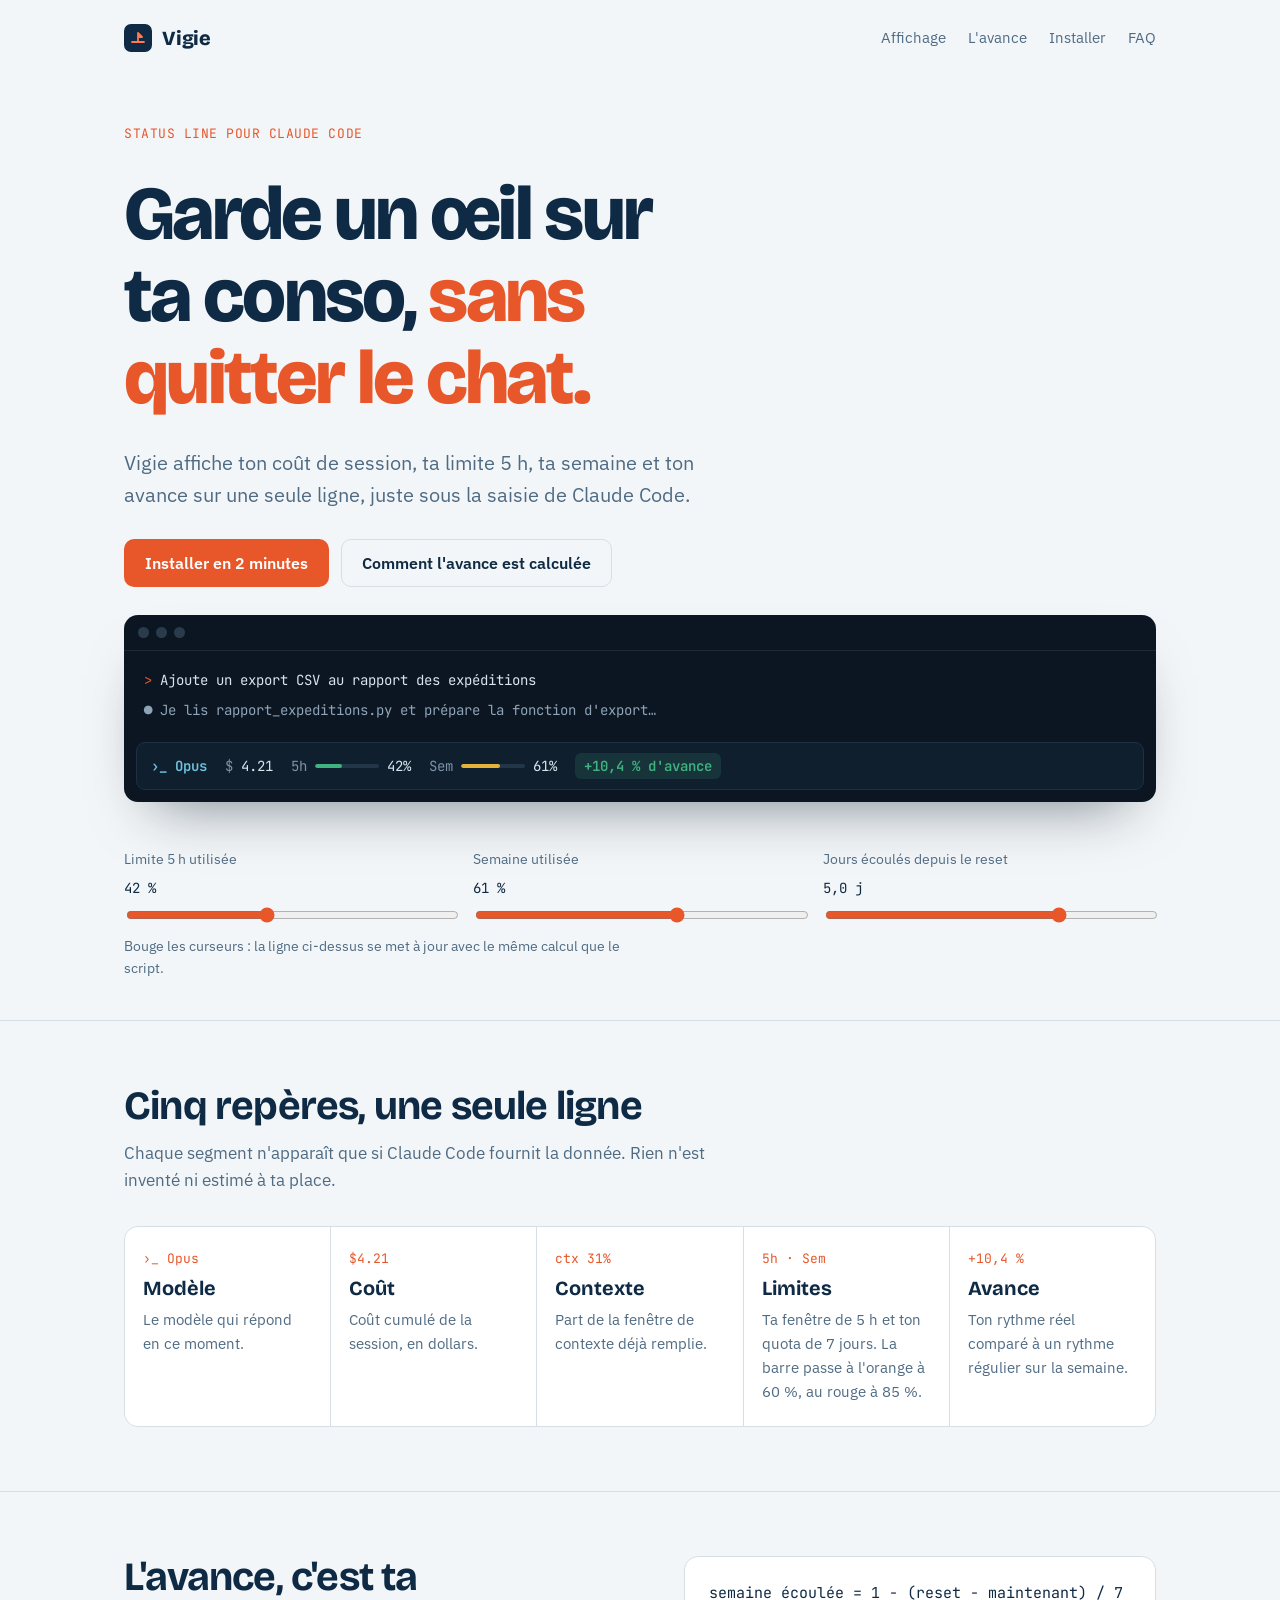
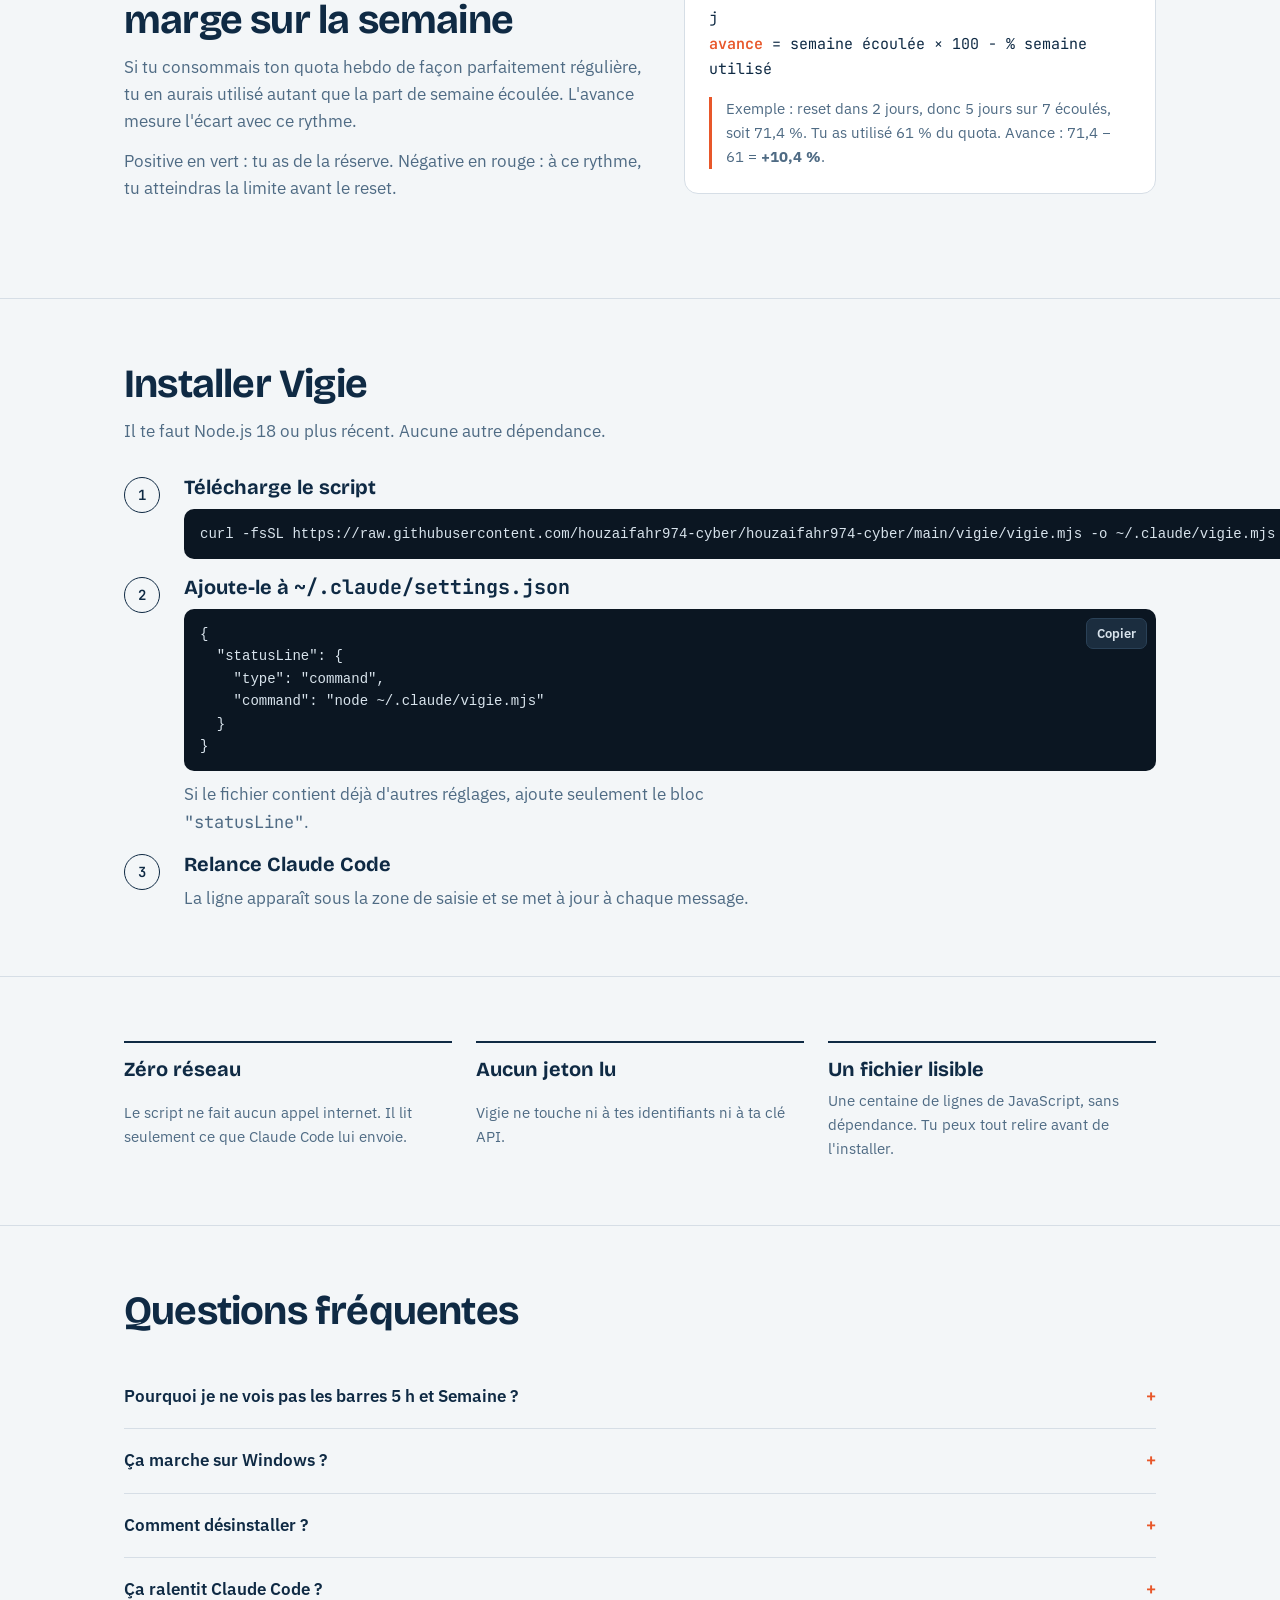
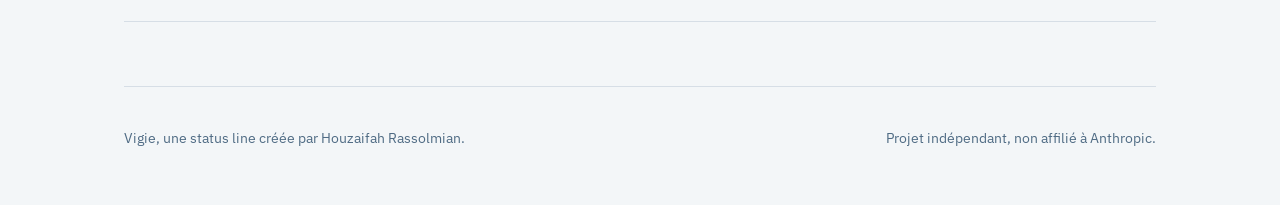
<file: vigie/index.html>
<!DOCTYPE html>
<html lang="fr">
<head>
<meta charset="utf-8">
<meta name="viewport" content="width=device-width, initial-scale=1">
<title>Vigie, status line Claude Code</title>
<meta name="description" content="Vigie affiche ton coût, ta limite 5 h, ta semaine et ton avance directement sous le chat de Claude Code.">
<link rel="preconnect" href="https://fonts.googleapis.com">
<link rel="preconnect" href="https://fonts.gstatic.com" crossorigin>
<link href="https://fonts.googleapis.com/css2?family=Bricolage+Grotesque:opsz,wght@12..96,500;12..96,700;12..96,800&family=IBM+Plex+Sans:wght@400;500;600&family=JetBrains+Mono:wght@400;600&display=swap" rel="stylesheet">
<style>
:root {
  /* Layout : poste de vigie. Un bandeau terminal au centre, le reste aligné à gauche sur une grille de 12 colonnes. */
  --sea: #0f2a44;        /* encre marine */
  --foam: #f3f6f8;       /* fond écume */
  --hull: #ffffff;       /* surfaces */
  --buoy: #e8572a;       /* orange balise, l'accent */
  --tide: #4f6b84;       /* texte secondaire */
  --line: #d6dee6;       /* filets */
  --term: #0b1622;       /* fond terminal */
  --term-text: #d8e3ec;
  --ok: #3fb27f;
  --warn: #e4b23a;
  --bad: #e5484d;
  --display: "Bricolage Grotesque", "Avenir Next", system-ui, sans-serif;
  --body: "IBM Plex Sans", "Segoe UI", system-ui, sans-serif;
  --mono: "JetBrains Mono", ui-monospace, "SF Mono", Menlo, monospace;
  color-scheme: light;
}
@media (prefers-color-scheme: dark) {
  :root:not([data-theme="light"]) {
    --sea: #e6eef5; --foam: #0a1520; --hull: #111f2d; --buoy: #ff7a4d;
    --tide: #93a8bb; --line: #213244; --term: #060d14; --term-text: #d8e3ec;
    color-scheme: dark;
  }
}
:root[data-theme="dark"] {
  --sea: #e6eef5; --foam: #0a1520; --hull: #111f2d; --buoy: #ff7a4d;
  --tide: #93a8bb; --line: #213244; --term: #060d14; --term-text: #d8e3ec;
  color-scheme: dark;
}

* { box-sizing: border-box; }
html, body { margin: 0; }
body {
  background: var(--foam);
  color: var(--sea);
  font: 17px/1.6 var(--body);
  -webkit-font-smoothing: antialiased;
}
a { color: var(--buoy); }
:focus-visible { outline: 2px solid var(--buoy); outline-offset: 3px; border-radius: 4px; }
.wrap { max-width: 1080px; margin: 0 auto; padding: 0 24px; }
h1, h2, h3 { font-family: var(--display); text-wrap: balance; line-height: 1.08; margin: 0; }
h2 { font-size: clamp(28px, 4vw, 40px); font-weight: 700; letter-spacing: -0.02em; }
h3 { font-size: 20px; font-weight: 700; }
p { margin: 0; max-width: 62ch; }
.muted { color: var(--tide); }
code, .mono { font-family: var(--mono); }

/* En-tête */
header.top { display: flex; align-items: center; justify-content: space-between; gap: 16px; padding: 22px 0; }
.brand { display: flex; align-items: center; gap: 10px; font-family: var(--display); font-weight: 800; font-size: 20px; letter-spacing: -0.01em; color: var(--sea); text-decoration: none; }
.mark { width: 28px; height: 28px; border-radius: 7px; background: var(--sea); display: grid; place-items: center; }
.mark svg { display: block; }
.top nav { display: flex; gap: 22px; font-size: 15px; }
.top nav a { color: var(--tide); text-decoration: none; }
.top nav a:hover { color: var(--sea); }

/* Hero */
.hero { padding: 48px 0 40px; display: grid; gap: 28px; }
.eyebrow { font-family: var(--mono); font-size: 13px; color: var(--buoy); letter-spacing: 0.04em; }
.hero h1 { font-size: clamp(40px, 7vw, 76px); font-weight: 800; letter-spacing: -0.035em; max-width: 16ch; }
.hero h1 em { font-style: normal; color: var(--buoy); }
.hero p.lede { font-size: 20px; color: var(--tide); max-width: 52ch; }
.cta { display: flex; flex-wrap: wrap; gap: 12px; align-items: center; }
.btn { font: 600 16px var(--body); border-radius: 10px; padding: 13px 20px; border: 1px solid transparent; cursor: pointer; text-decoration: none; display: inline-flex; align-items: center; gap: 8px; }
.btn.primary { background: var(--buoy); color: #fff; }
.btn.primary:hover { filter: brightness(1.06); }
.btn.ghost { background: transparent; color: var(--sea); border-color: var(--line); }
.btn.ghost:hover { border-color: var(--tide); }

/* Terminal de démo */
.term {
  background: var(--term); color: var(--term-text); border-radius: 14px;
  box-shadow: 0 30px 60px -30px rgba(9, 25, 41, 0.55);
  overflow: hidden; font-family: var(--mono); font-size: 14px;
}
.term .bar { display: flex; gap: 7px; padding: 12px 14px; border-bottom: 1px solid #1a2a3a; }
.term .bar i { width: 11px; height: 11px; border-radius: 50%; background: #2a3b4c; display: block; }
.term .body { padding: 18px 20px 6px; display: grid; gap: 8px; color: #8ea3b6; }
.term .body .you { color: var(--term-text); }
.term .body .you::before { content: "> "; color: var(--buoy); }
.status {
  margin: 14px 12px 12px; padding: 10px 14px; border-radius: 9px;
  background: #0f1f2e; border: 1px solid #1d3043;
  display: flex; flex-wrap: wrap; align-items: center; gap: 10px 18px;
  font-variant-numeric: tabular-nums; overflow-x: auto;
}
.status .seg { display: inline-flex; align-items: center; gap: 8px; white-space: nowrap; }
.status .model { color: #6fc3df; font-weight: 600; }
.status .lab { color: #7d93a7; }
.meter { width: 64px; height: 4px; border-radius: 2px; background: #22364a; position: relative; overflow: hidden; }
.meter > b { position: absolute; inset: 0 auto 0 0; border-radius: 2px; transition: width .6s ease; }
.pace { padding: 2px 9px; border-radius: 6px; font-weight: 600; }
.pace.ahead { color: var(--ok); background: rgba(63, 178, 127, 0.14); }
.pace.behind { color: var(--bad); background: rgba(229, 72, 77, 0.14); }

/* Simulateur */
.sim { display: grid; grid-template-columns: repeat(3, minmax(0, 1fr)); gap: 16px; margin-top: 18px; }
.sim label { display: grid; gap: 6px; font-size: 14px; color: var(--tide); }
.sim output { font-family: var(--mono); color: var(--sea); font-variant-numeric: tabular-nums; }
.sim input[type="range"] { width: 100%; accent-color: var(--buoy); }
.simnote { font-size: 14px; color: var(--tide); margin-top: 10px; }

section { padding: 64px 0; border-top: 1px solid var(--line); }
.sec-head { display: grid; gap: 12px; margin-bottom: 32px; }

/* Ce que tu vois */
.readout { display: grid; grid-template-columns: repeat(5, minmax(0, 1fr)); gap: 1px; background: var(--line); border: 1px solid var(--line); border-radius: 14px; overflow: hidden; }
.readout > div { background: var(--hull); padding: 22px 18px; display: grid; gap: 8px; align-content: start; }
.readout .tag { font-family: var(--mono); font-size: 13px; color: var(--buoy); }
.readout p { font-size: 15px; color: var(--tide); }

/* Calcul de l'avance */
.calc { display: grid; grid-template-columns: 1.1fr 1fr; gap: 40px; align-items: start; }
.formula { background: var(--hull); border: 1px solid var(--line); border-radius: 14px; padding: 24px; display: grid; gap: 14px; }
.formula .eq { font-family: var(--mono); font-size: 15px; line-height: 1.7; overflow-x: auto; }
.formula .eq b { color: var(--buoy); font-weight: 600; }
.example { font-size: 15px; color: var(--tide); border-left: 3px solid var(--buoy); padding-left: 14px; }

/* Installation */
.steps { display: grid; gap: 18px; counter-reset: step; }
.step { display: grid; grid-template-columns: 44px minmax(0, 1fr); gap: 16px; align-items: start; }
.step .n { counter-increment: step; width: 36px; height: 36px; border-radius: 50%; border: 1.5px solid var(--sea); display: grid; place-items: center; font-family: var(--mono); font-weight: 600; font-size: 14px; }
.step .n::before { content: counter(step); }
.step .txt { display: grid; gap: 10px; min-width: 0; }
.code { position: relative; background: var(--term); color: var(--term-text); border-radius: 10px; font: 14px/1.6 var(--mono); }
.code pre { margin: 0; padding: 14px 92px 14px 16px; overflow-x: auto; }
.copy { position: absolute; top: 9px; right: 9px; font: 600 13px var(--body); color: var(--term-text); background: #1b2d3f; border: 1px solid #2a4157; border-radius: 7px; padding: 6px 10px; cursor: pointer; }
.copy:hover { background: #24394e; }

/* Garanties */
.pledges { display: grid; grid-template-columns: repeat(3, minmax(0, 1fr)); gap: 24px; }
.pledges > div { display: grid; gap: 8px; padding-top: 16px; border-top: 2px solid var(--sea); }
.pledges p { font-size: 15px; color: var(--tide); }

/* FAQ */
details { border-bottom: 1px solid var(--line); padding: 18px 0; }
details summary { cursor: pointer; font-weight: 600; font-size: 17px; list-style: none; display: flex; justify-content: space-between; gap: 16px; }
details summary::after { content: "+"; font-family: var(--mono); color: var(--buoy); }
details[open] summary::after { content: "−"; }
details p { margin-top: 10px; color: var(--tide); font-size: 16px; }

footer { padding: 40px 0 56px; border-top: 1px solid var(--line); font-size: 14px; color: var(--tide); display: flex; flex-wrap: wrap; justify-content: space-between; gap: 12px; }

@media (max-width: 860px) {
  .readout { grid-template-columns: repeat(2, minmax(0, 1fr)); }
  .readout > div:last-child { grid-column: span 2; }
  .calc, .pledges { grid-template-columns: 1fr; }
  .top nav { display: none; }
}
@media (max-width: 520px) {
  body { font-size: 16px; }
  .wrap { padding: 0 16px; }
  .sim { grid-template-columns: 1fr; }
  .readout { grid-template-columns: 1fr; }
  .readout > div:last-child { grid-column: auto; }
  .hero p.lede { font-size: 18px; }
}
@media (prefers-reduced-motion: reduce) {
  .meter > b { transition: none; }
}
</style>
</head>
<body>
<div class="wrap">
  <header class="top">
    <a class="brand" href="#top" aria-label="Vigie, accueil">
      <span class="mark" aria-hidden="true">
        <svg width="16" height="16" viewBox="0 0 16 16" fill="none"><path d="M2 12h12M8 12V3M8 3l4 4H8" stroke="#ff7a4d" stroke-width="1.8" stroke-linecap="round" stroke-linejoin="round"/></svg>
      </span>
      Vigie
    </a>
    <nav aria-label="Sections">
      <a href="#affichage">Affichage</a>
      <a href="#avance">L'avance</a>
      <a href="#installer">Installer</a>
      <a href="#faq">FAQ</a>
    </nav>
  </header>

  <div class="hero" id="top">
    <span class="eyebrow">STATUS LINE POUR CLAUDE CODE</span>
    <h1>Garde un œil sur ta conso, <em>sans quitter le chat.</em></h1>
    <p class="lede">Vigie affiche ton coût de session, ta limite 5 h, ta semaine et ton avance sur une seule ligne, juste sous la saisie de Claude Code.</p>
    <div class="cta">
      <a class="btn primary" href="#installer">Installer en 2 minutes</a>
      <a class="btn ghost" href="#avance">Comment l'avance est calculée</a>
    </div>

    <div class="term" role="img" aria-label="Aperçu de Claude Code avec la ligne Vigie en bas">
      <div class="bar" aria-hidden="true"><i></i><i></i><i></i></div>
      <div class="body" aria-hidden="true">
        <span class="you">Ajoute un export CSV au rapport des expéditions</span>
        <span>● Je lis rapport_expeditions.py et prépare la fonction d'export…</span>
      </div>
      <div class="status" id="status">
        <span class="seg model">›_ Opus</span>
        <span class="seg"><span class="lab">$</span><span id="s-cost">4.21</span></span>
        <span class="seg"><span class="lab">5h</span><span class="meter"><b id="m-five"></b></span><span id="s-five">42%</span></span>
        <span class="seg"><span class="lab">Sem</span><span class="meter"><b id="m-week"></b></span><span id="s-week">61%</span></span>
        <span class="seg pace ahead" id="s-pace">+10,4 % d'avance</span>
      </div>
    </div>

    <div>
      <div class="sim" aria-label="Simulateur">
        <label for="r-five">Limite 5 h utilisée <output id="o-five" for="r-five">42 %</output>
          <input type="range" id="r-five" min="0" max="100" value="42">
        </label>
        <label for="r-week">Semaine utilisée <output id="o-week" for="r-week">61 %</output>
          <input type="range" id="r-week" min="0" max="100" value="61">
        </label>
        <label for="r-day">Jours écoulés depuis le reset <output id="o-day" for="r-day">5,0 j</output>
          <input type="range" id="r-day" min="0" max="7" step="0.1" value="5">
        </label>
      </div>
      <p class="simnote">Bouge les curseurs : la ligne ci-dessus se met à jour avec le même calcul que le script.</p>
    </div>
  </div>
</div>

<section id="affichage">
  <div class="wrap">
    <div class="sec-head">
      <h2>Cinq repères, une seule ligne</h2>
      <p class="muted">Chaque segment n'apparaît que si Claude Code fournit la donnée. Rien n'est inventé ni estimé à ta place.</p>
    </div>
    <div class="readout">
      <div><span class="tag">›_ Opus</span><h3>Modèle</h3><p>Le modèle qui répond en ce moment.</p></div>
      <div><span class="tag">$4.21</span><h3>Coût</h3><p>Coût cumulé de la session, en dollars.</p></div>
      <div><span class="tag">ctx 31%</span><h3>Contexte</h3><p>Part de la fenêtre de contexte déjà remplie.</p></div>
      <div><span class="tag">5h · Sem</span><h3>Limites</h3><p>Ta fenêtre de 5 h et ton quota de 7 jours. La barre passe à l'orange à 60 %, au rouge à 85 %.</p></div>
      <div><span class="tag">+10,4 %</span><h3>Avance</h3><p>Ton rythme réel comparé à un rythme régulier sur la semaine.</p></div>
    </div>
  </div>
</section>

<section id="avance">
  <div class="wrap calc">
    <div class="sec-head">
      <h2>L'avance, c'est ta marge sur la semaine</h2>
      <p class="muted">Si tu consommais ton quota hebdo de façon parfaitement régulière, tu en aurais utilisé autant que la part de semaine écoulée. L'avance mesure l'écart avec ce rythme.</p>
      <p class="muted">Positive en vert : tu as de la réserve. Négative en rouge : à ce rythme, tu atteindras la limite avant le reset.</p>
    </div>
    <div class="formula">
      <div class="eq">semaine écoulée = 1 − (reset − maintenant) / 7 j<br><b>avance</b> = semaine écoulée × 100 − % semaine utilisé</div>
      <p class="example">Exemple : reset dans 2 jours, donc 5 jours sur 7 écoulés, soit 71,4 %. Tu as utilisé 61 % du quota. Avance : 71,4 − 61 = <strong>+10,4 %</strong>.</p>
    </div>
  </div>
</section>

<section id="installer">
  <div class="wrap">
    <div class="sec-head">
      <h2>Installer Vigie</h2>
      <p class="muted">Il te faut Node.js 18 ou plus récent. Aucune autre dépendance.</p>
    </div>
    <div class="steps">
      <div class="step">
        <span class="n" aria-hidden="true"></span>
        <div class="txt">
          <h3>Télécharge le script</h3>
          <div class="code"><pre id="c1">curl -fsSL https://raw.githubusercontent.com/houzaifahr974-cyber/houzaifahr974-cyber/main/vigie/vigie.mjs -o ~/.claude/vigie.mjs</pre><button class="copy" type="button" data-target="c1">Copier</button></div>
        </div>
      </div>
      <div class="step">
        <span class="n" aria-hidden="true"></span>
        <div class="txt">
          <h3>Ajoute-le à <code>~/.claude/settings.json</code></h3>
          <div class="code"><pre id="c2">{
  "statusLine": {
    "type": "command",
    "command": "node ~/.claude/vigie.mjs"
  }
}</pre><button class="copy" type="button" data-target="c2">Copier</button></div>
          <p class="muted">Si le fichier contient déjà d'autres réglages, ajoute seulement le bloc <code>"statusLine"</code>.</p>
        </div>
      </div>
      <div class="step">
        <span class="n" aria-hidden="true"></span>
        <div class="txt">
          <h3>Relance Claude Code</h3>
          <p class="muted">La ligne apparaît sous la zone de saisie et se met à jour à chaque message.</p>
        </div>
      </div>
    </div>
  </div>
</section>

<section>
  <div class="wrap pledges">
    <div><h3>Zéro réseau</h3><p>Le script ne fait aucun appel internet. Il lit seulement ce que Claude Code lui envoie.</p></div>
    <div><h3>Aucun jeton lu</h3><p>Vigie ne touche ni à tes identifiants ni à ta clé API.</p></div>
    <div><h3>Un fichier lisible</h3><p>Une centaine de lignes de JavaScript, sans dépendance. Tu peux tout relire avant de l'installer.</p></div>
  </div>
</section>

<section id="faq">
  <div class="wrap">
    <div class="sec-head"><h2>Questions fréquentes</h2></div>
    <details>
      <summary>Pourquoi je ne vois pas les barres 5 h et Semaine ?</summary>
      <p>Ces données ne sont envoyées par Claude Code qu'avec un abonnement Claude (Pro ou Max) et une version récente de Claude Code. Avec une clé API, tu vois le modèle, le coût et le contexte, sans les limites.</p>
    </details>
    <details>
      <summary>Ça marche sur Windows ?</summary>
      <p>Oui, tant que Node.js est installé. Remplace <code>~</code> par le chemin complet de ton dossier utilisateur dans la commande et dans settings.json.</p>
    </details>
    <details>
      <summary>Comment désinstaller ?</summary>
      <p>Retire le bloc <code>"statusLine"</code> de settings.json, puis supprime le fichier <code>~/.claude/vigie.mjs</code>.</p>
    </details>
    <details>
      <summary>Ça ralentit Claude Code ?</summary>
      <p>Non. Le script lit un petit JSON et affiche une ligne. Il tourne en quelques millisecondes.</p>
    </details>
  </div>
</section>

<div class="wrap">
  <footer>
    <span>Vigie, une status line créée par Houzaifah Rassolmian.</span>
    <span>Projet indépendant, non affilié à Anthropic.</span>
  </footer>
</div>

<script>
(function () {
  var WEEK = 7;
  function color(p) { return p >= 85 ? "var(--bad)" : p >= 60 ? "var(--warn)" : "var(--ok)"; }
  function fr(n, d) { return n.toFixed(d).replace(".", ","); }
  function el(id) { return document.getElementById(id); }

  function update() {
    var five = +el("r-five").value, week = +el("r-week").value, day = +el("r-day").value;
    el("o-five").textContent = five + " %";
    el("o-week").textContent = week + " %";
    el("o-day").textContent = fr(day, 1) + " j";
    el("s-five").textContent = five + "%";
    el("s-week").textContent = week + "%";
    var mf = el("m-five"), mw = el("m-week");
    mf.style.width = five + "%"; mf.style.background = color(five);
    mw.style.width = week + "%"; mw.style.background = color(week);
    var ahead = (day / WEEK) * 100 - week;
    var p = el("s-pace");
    p.textContent = (ahead >= 0 ? "+" : "") + fr(ahead, 1) + (ahead >= 0 ? " % d'avance" : " % de retard");
    p.className = "seg pace " + (ahead >= 0 ? "ahead" : "behind");
  }
  ["r-five", "r-week", "r-day"].forEach(function (id) { el(id).addEventListener("input", update); });
  update();

  document.querySelectorAll(".copy").forEach(function (b) {
    b.addEventListener("click", function () {
      var text = el(b.getAttribute("data-target")).textContent;
      var done = function (ok) {
        b.textContent = ok ? "Copié" : "Sélectionne le texte";
        setTimeout(function () { b.textContent = "Copier"; }, 1800);
      };
      try { navigator.clipboard.writeText(text).then(function () { done(true); }, function () { done(false); }); }
      catch (e) { done(false); }
    });
  });
})();
</script>
</body>
</html>
</file>
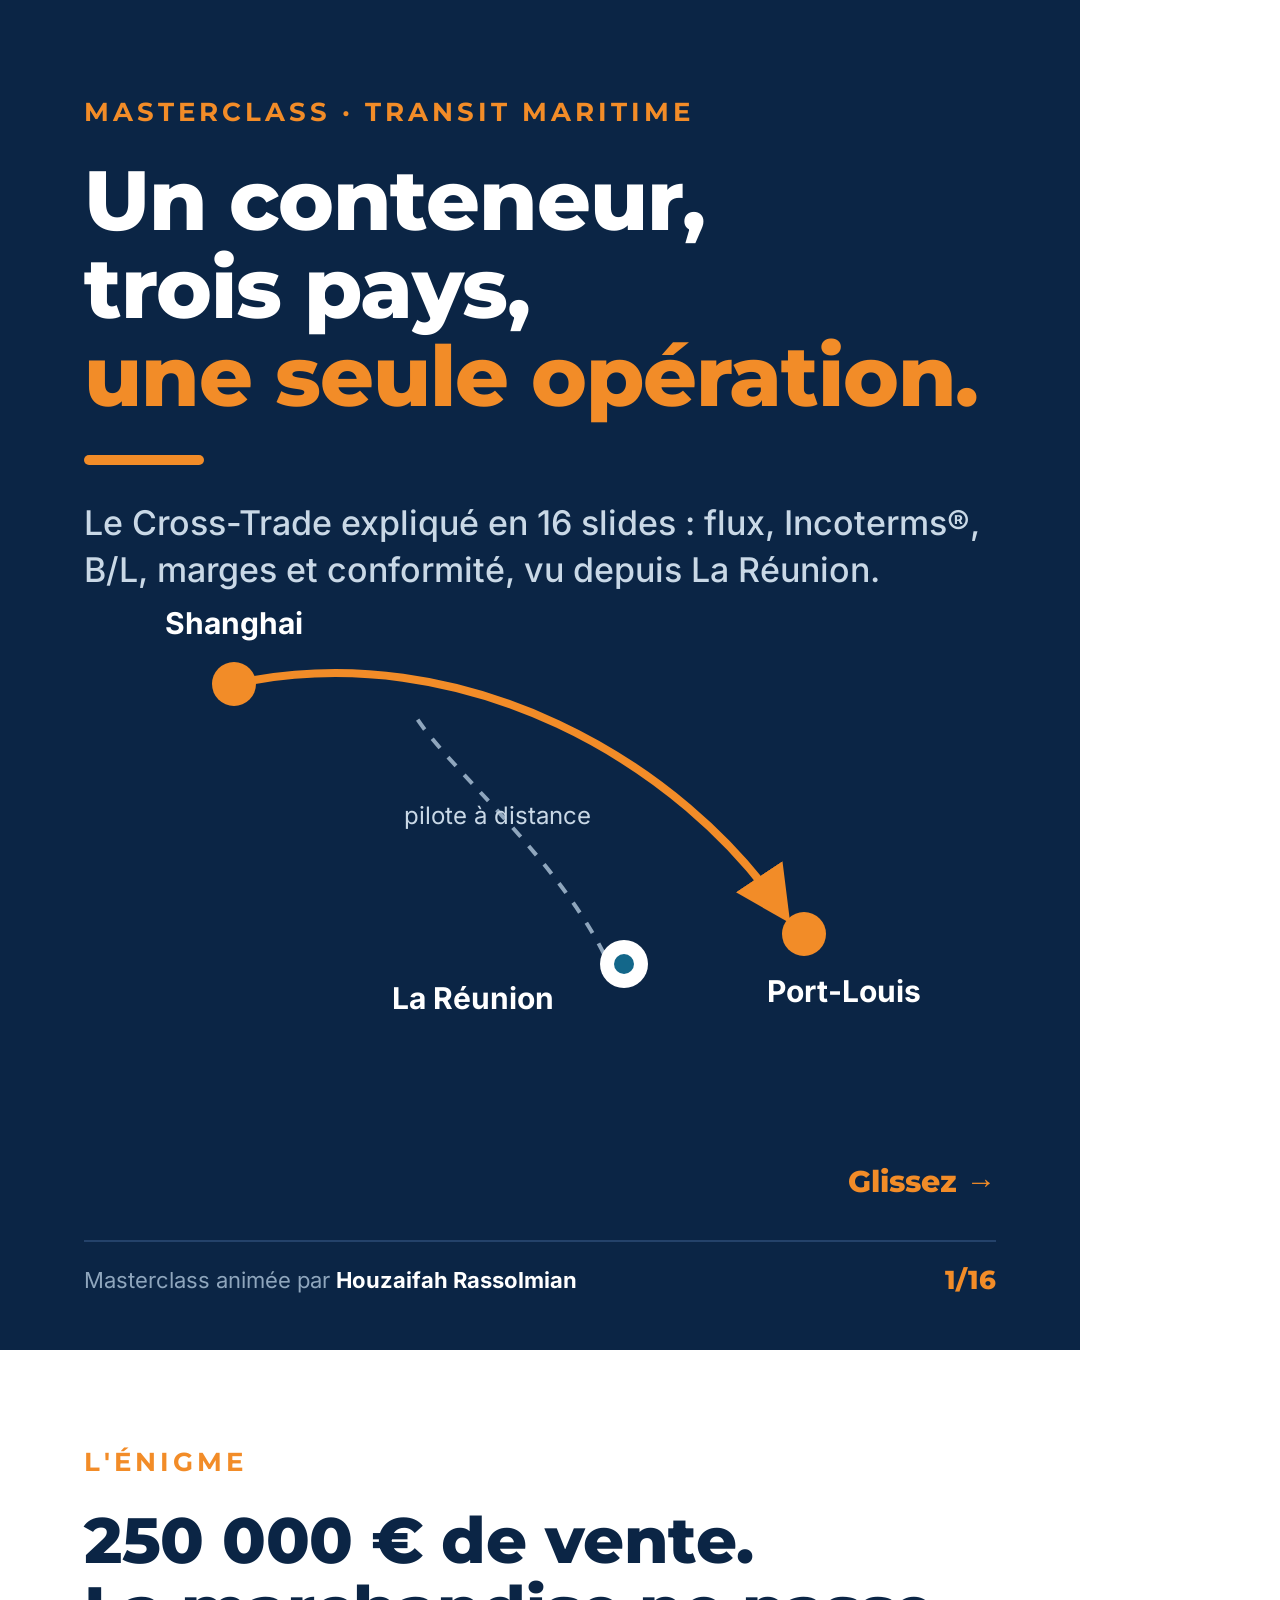
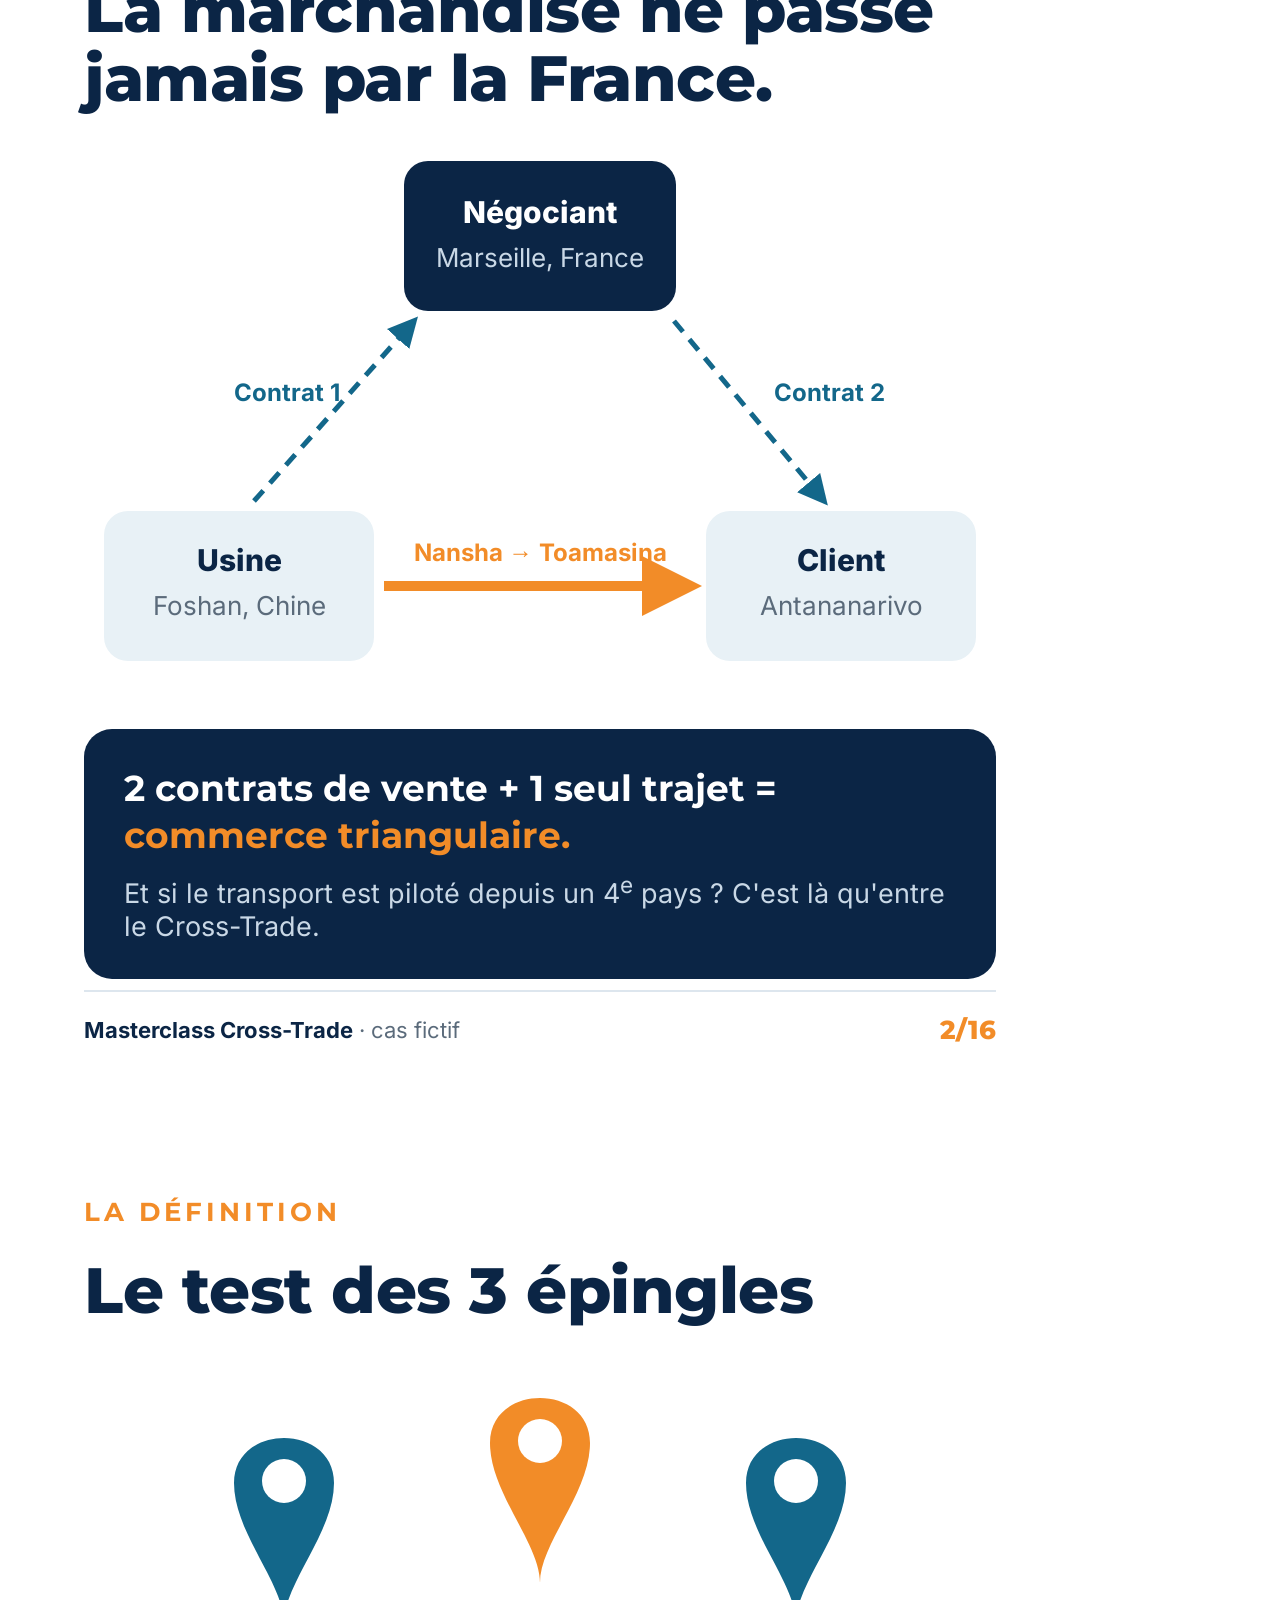
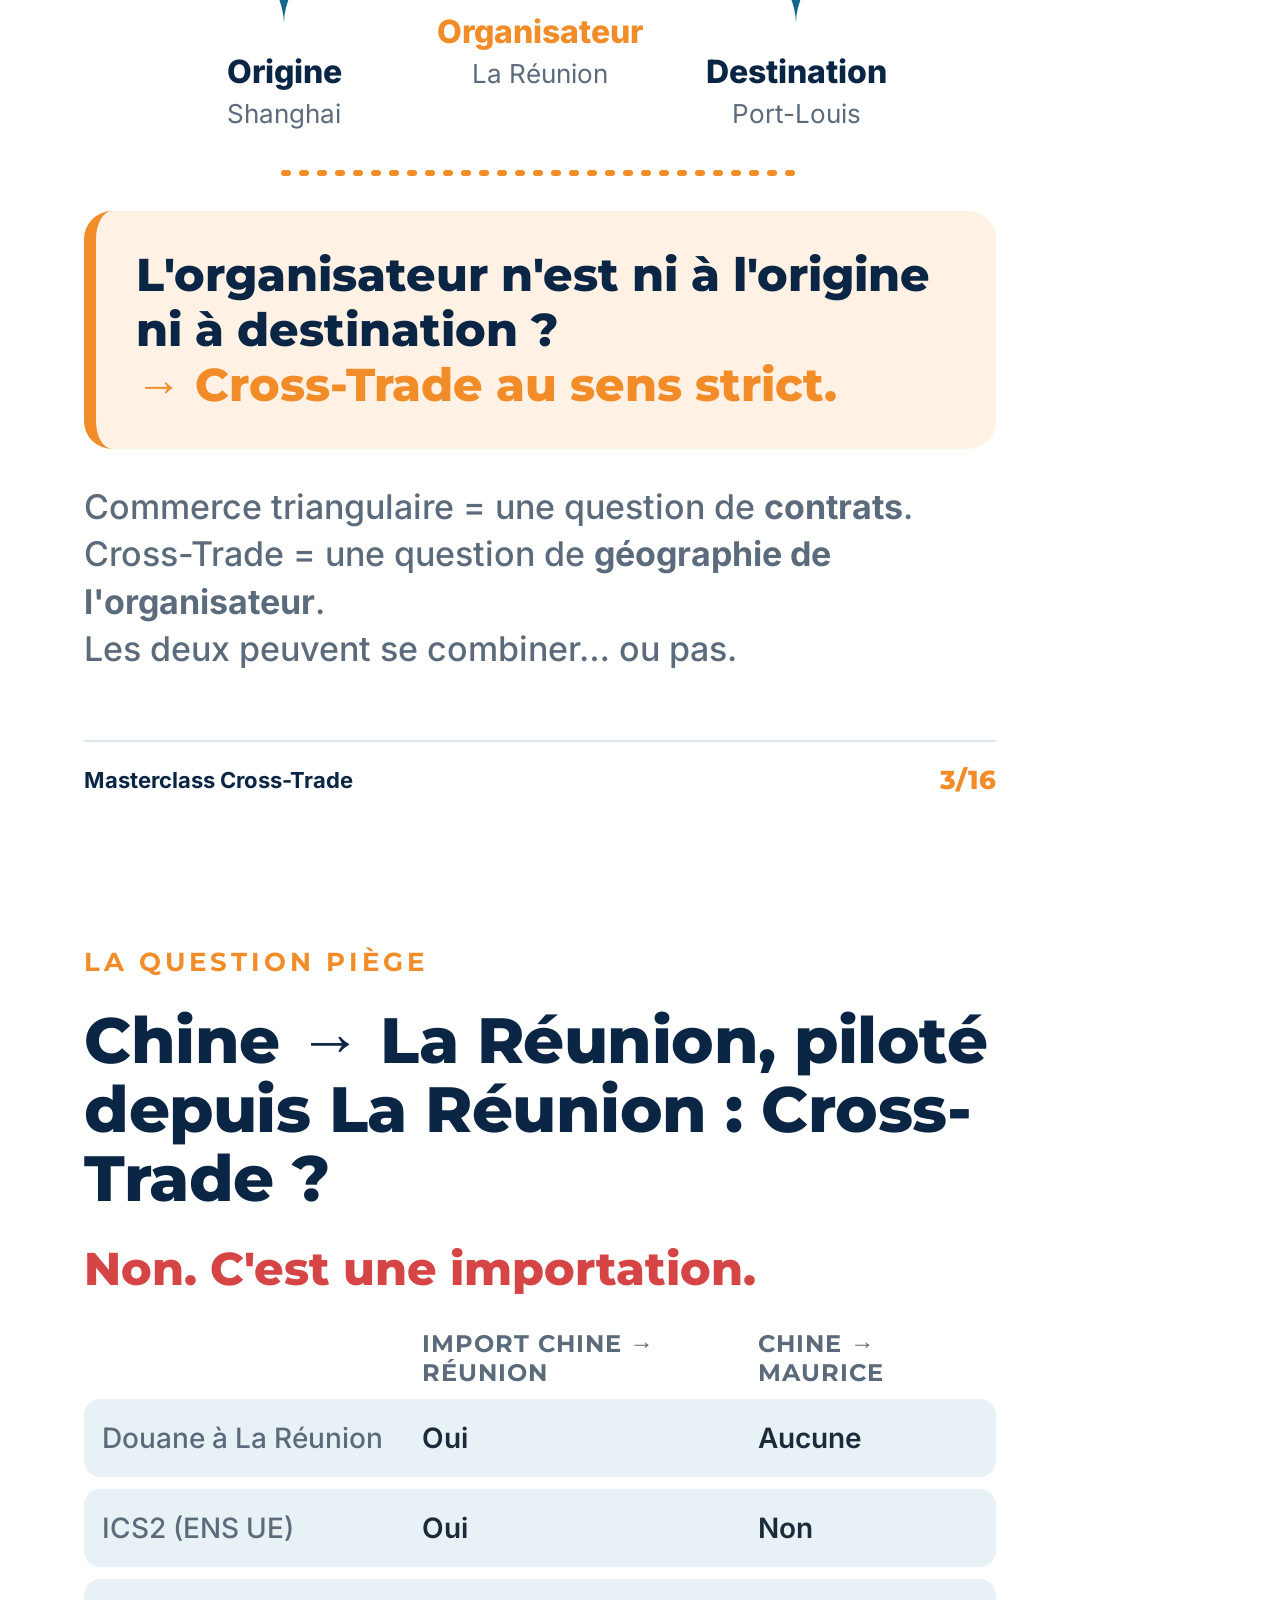
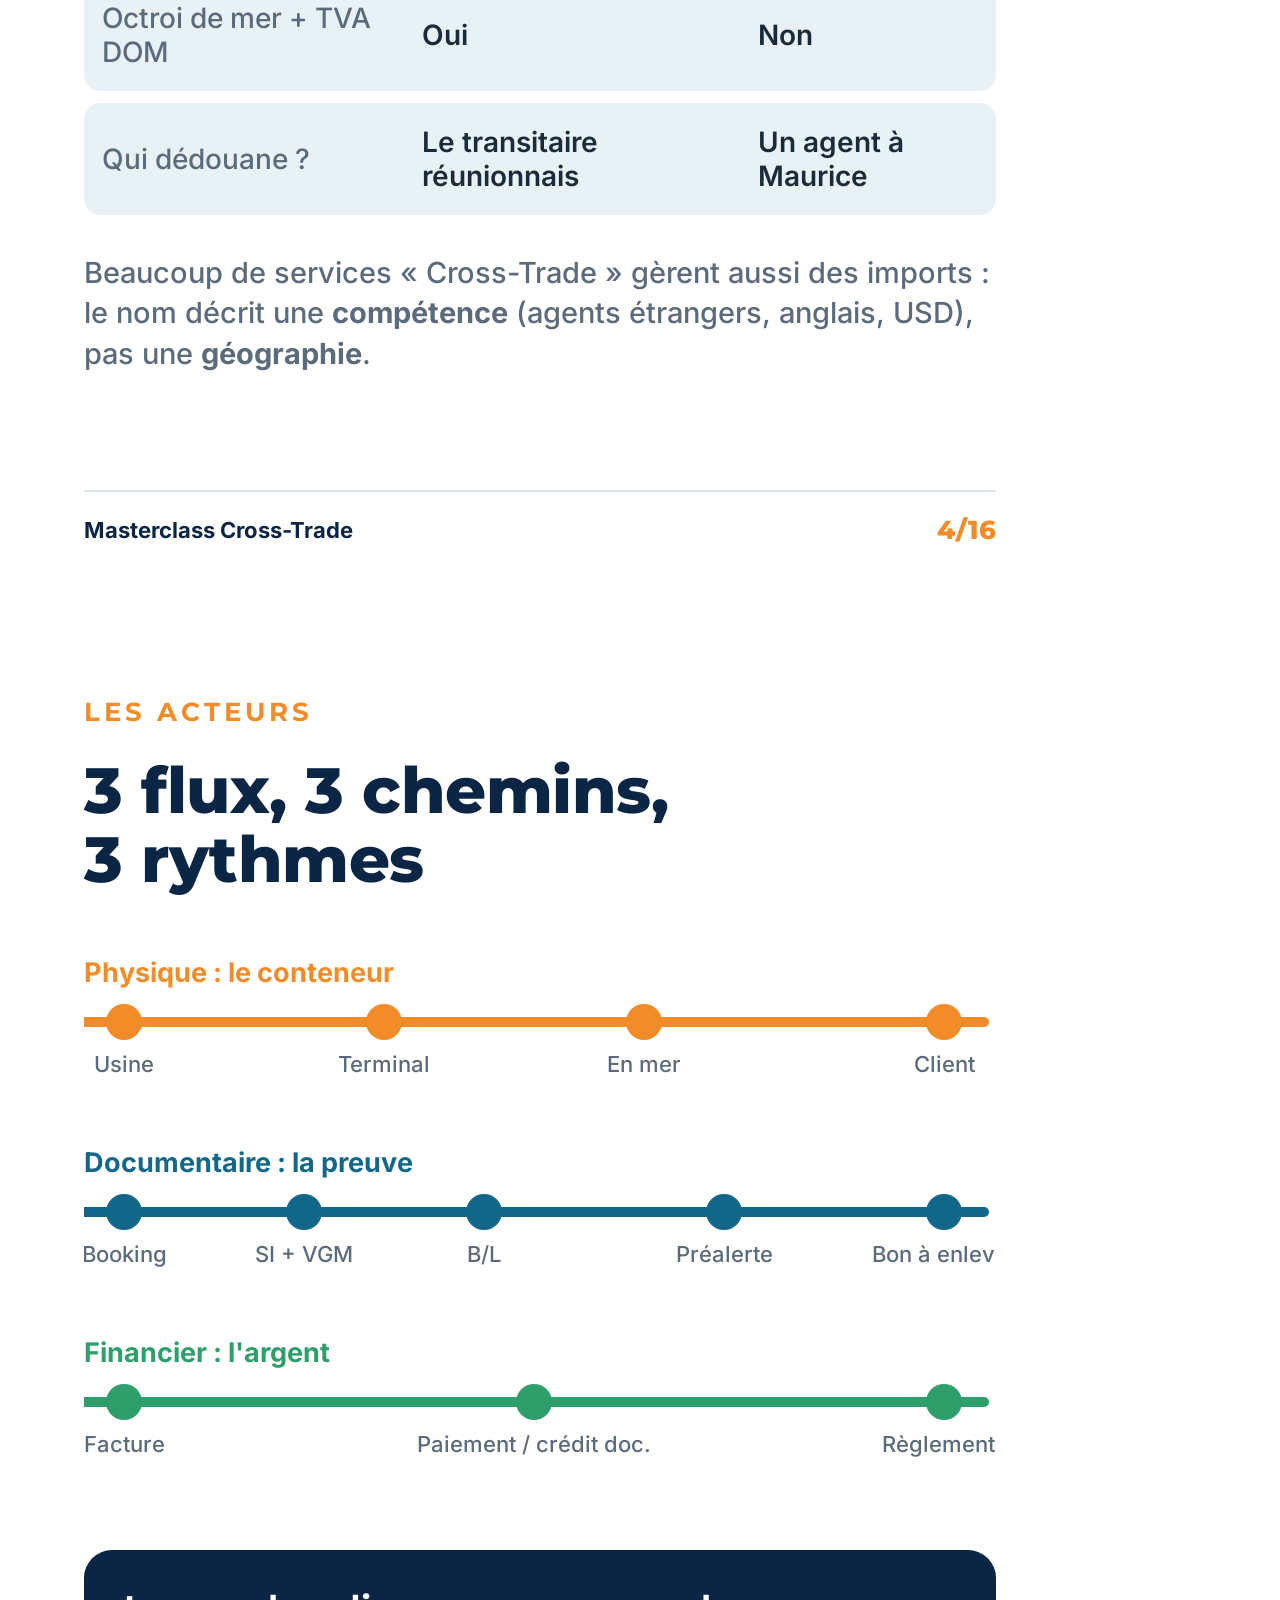
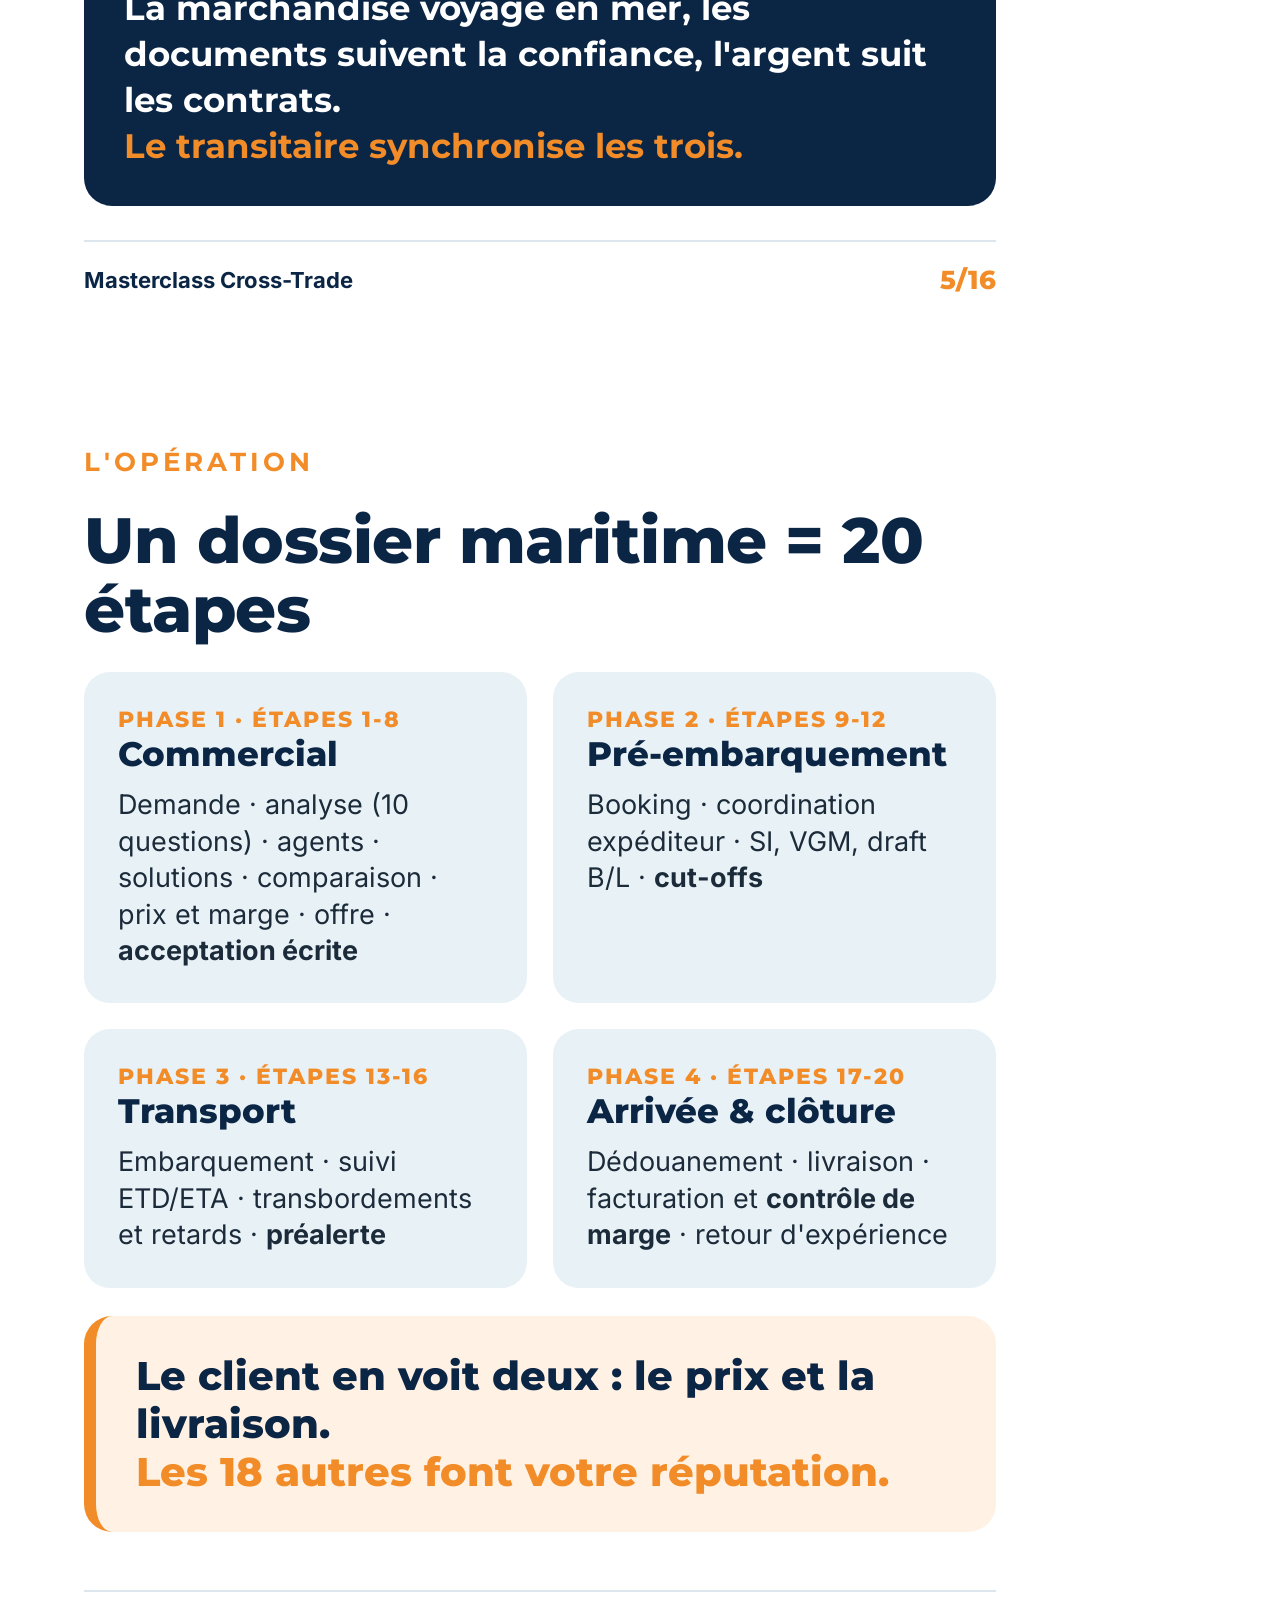
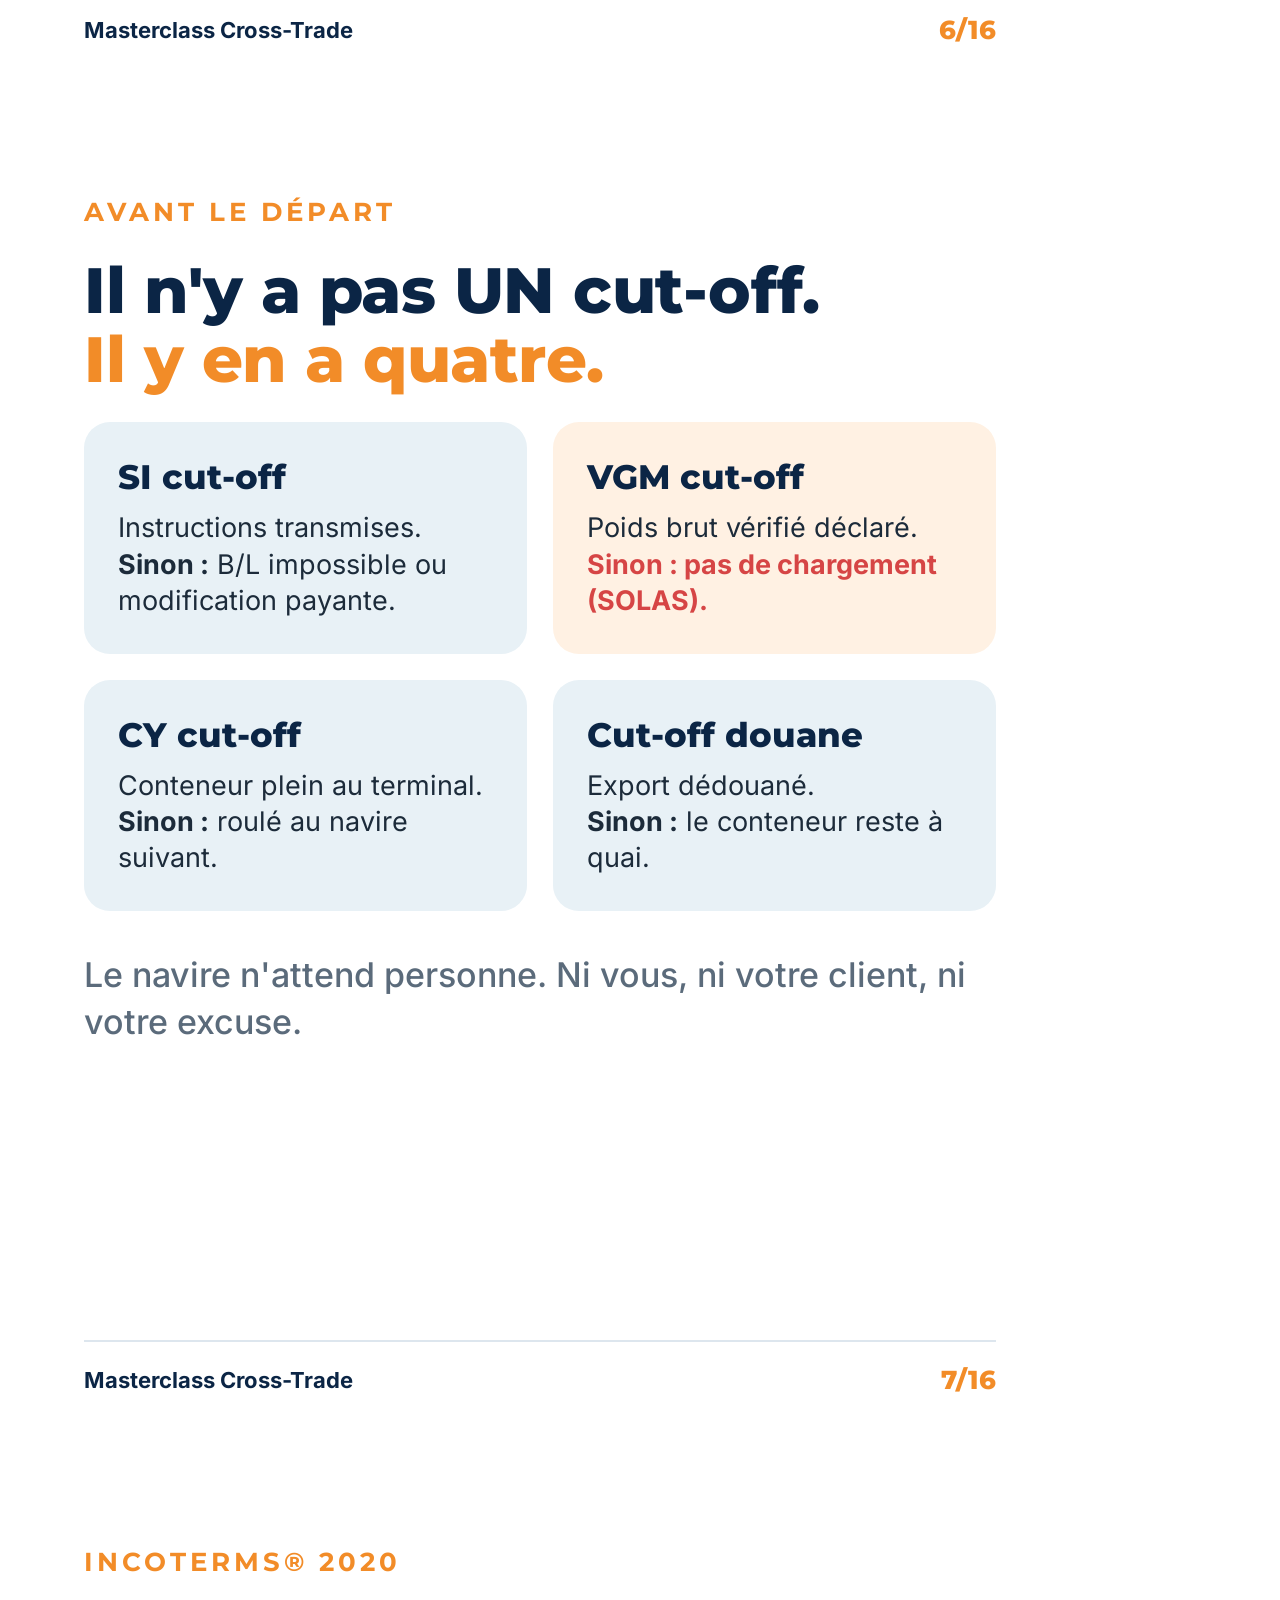
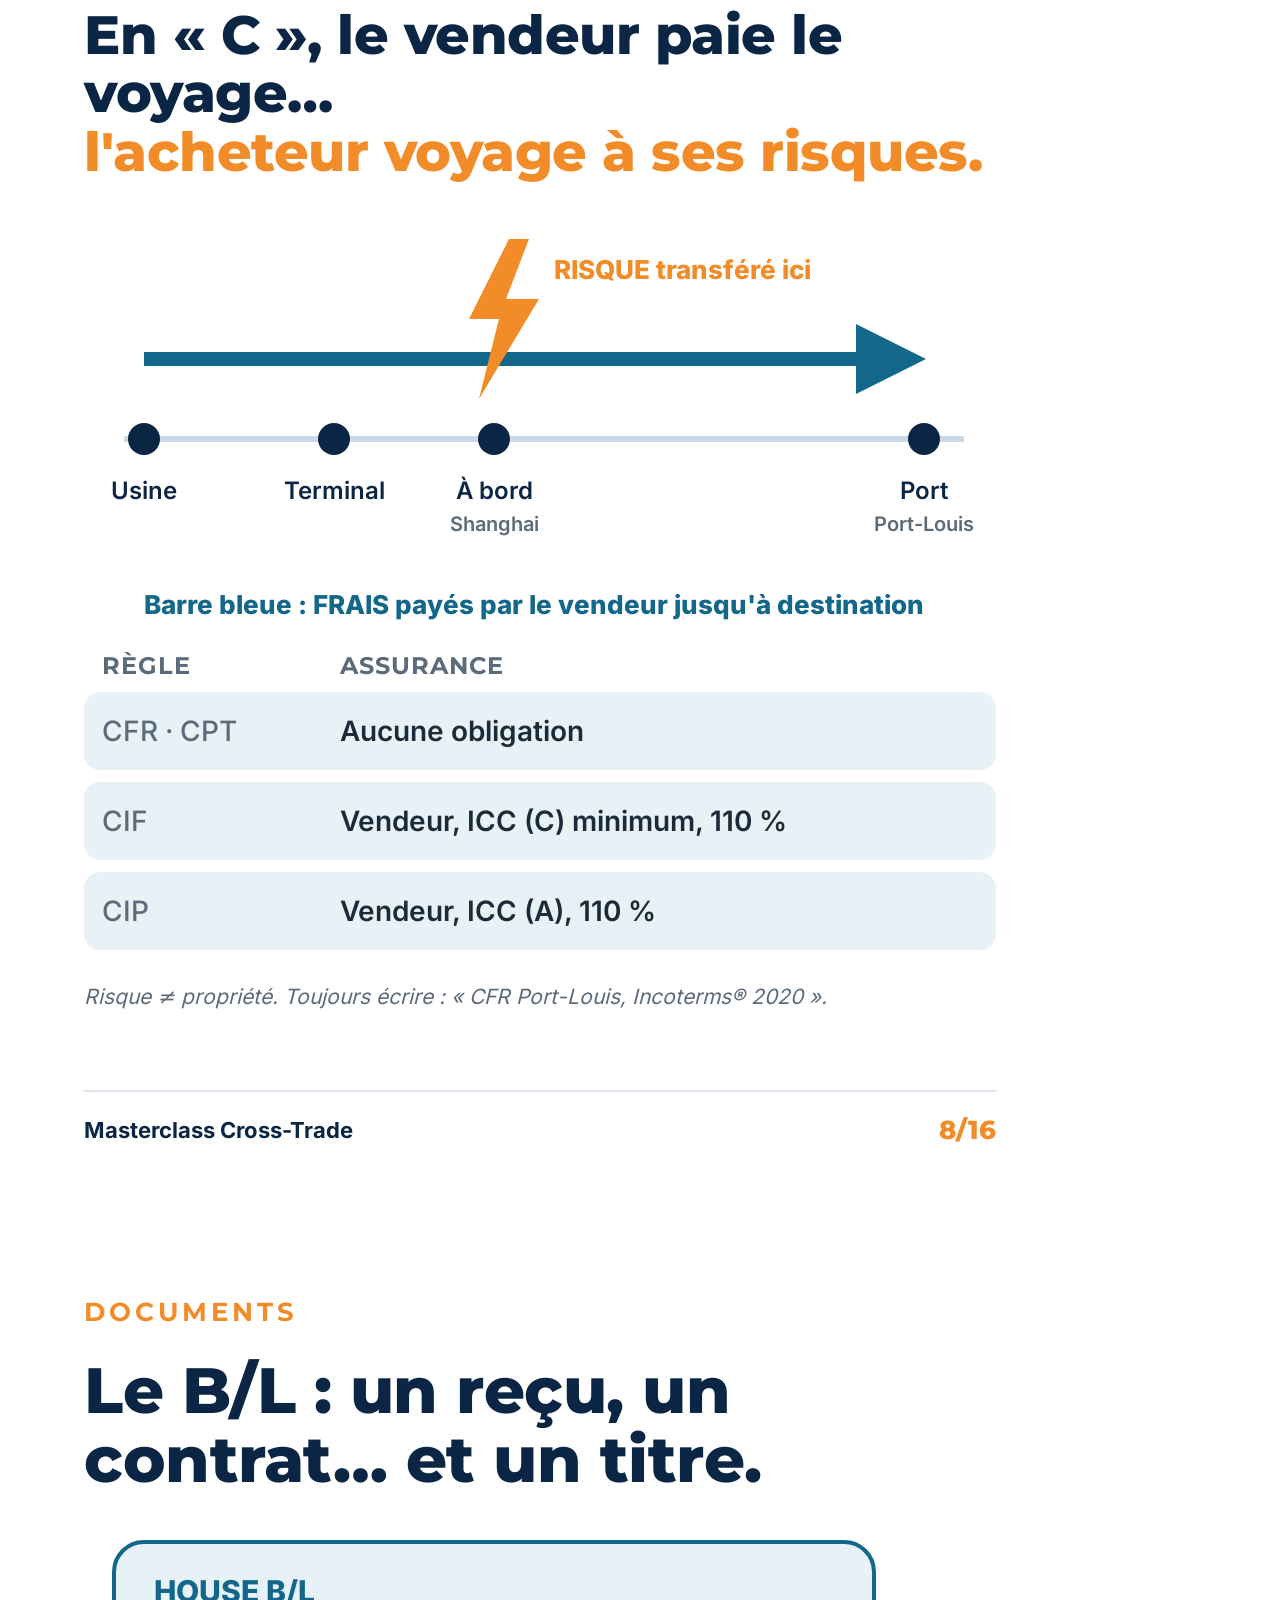
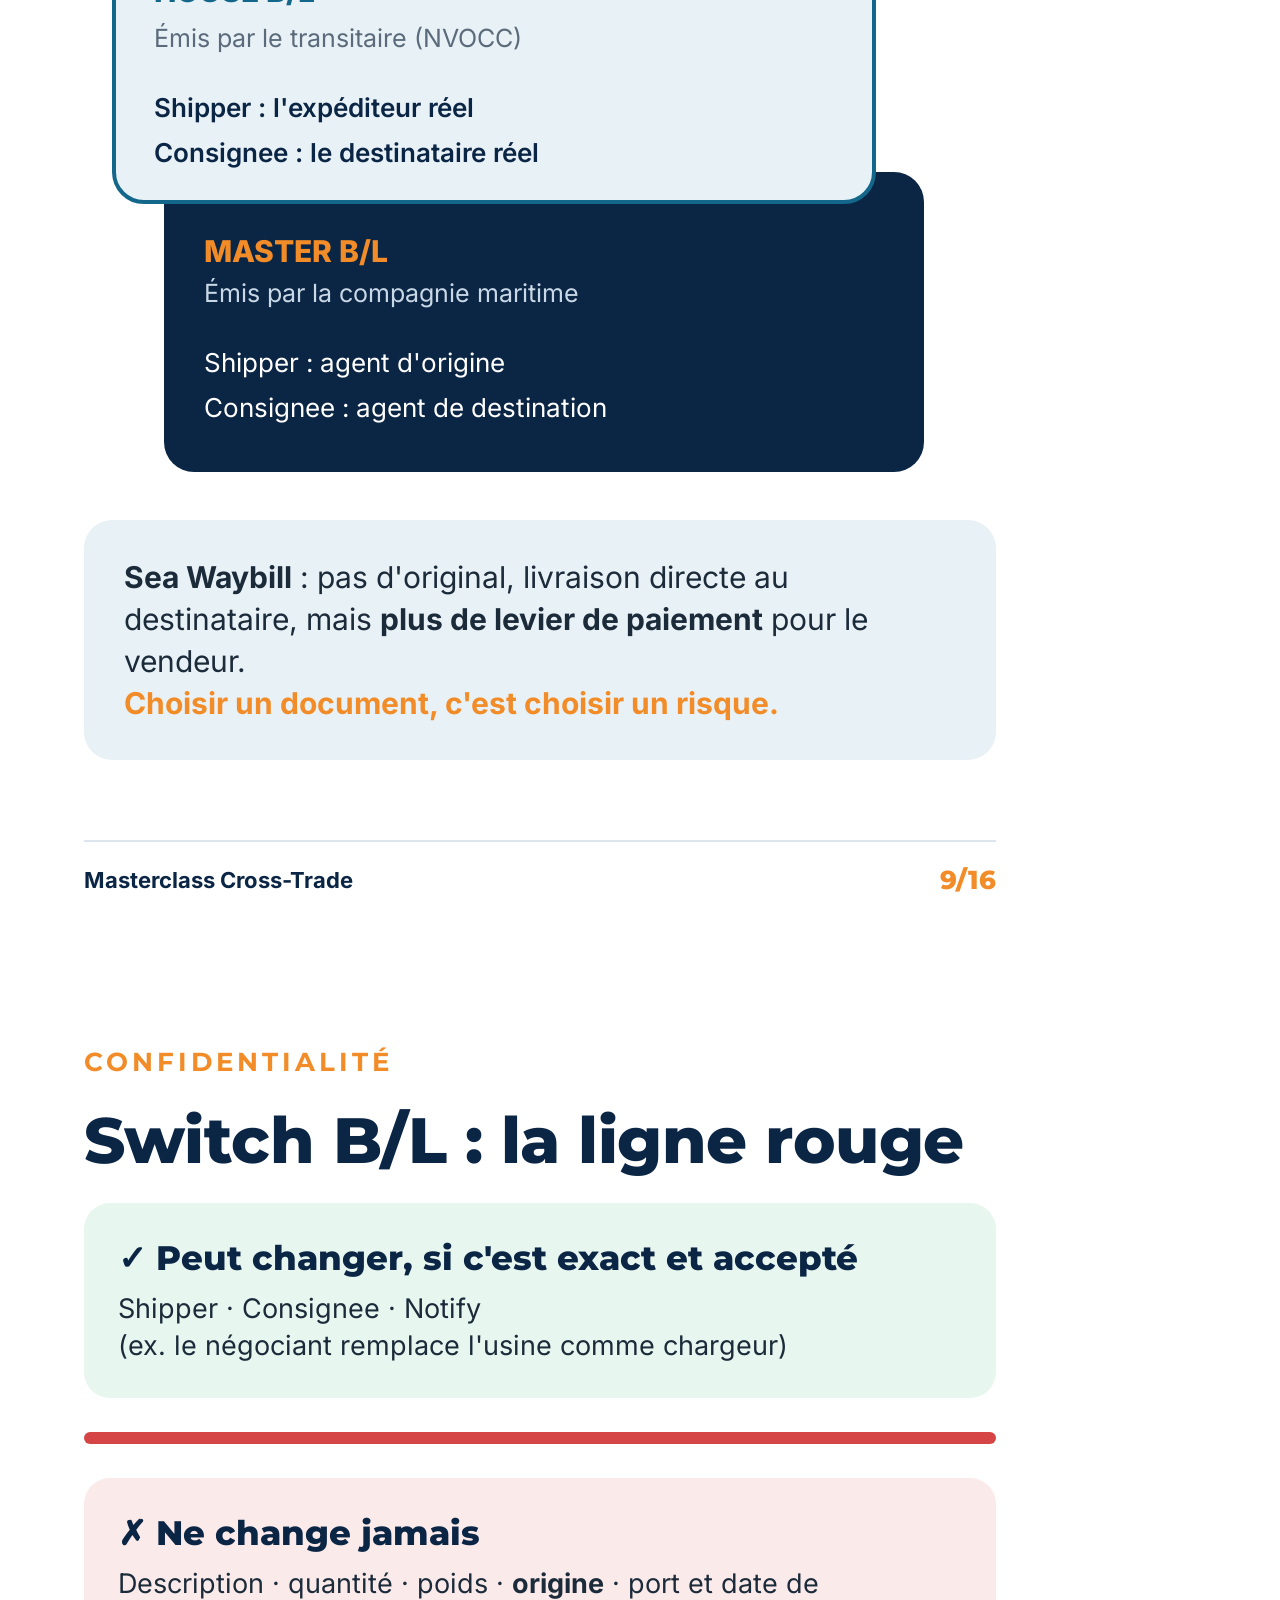
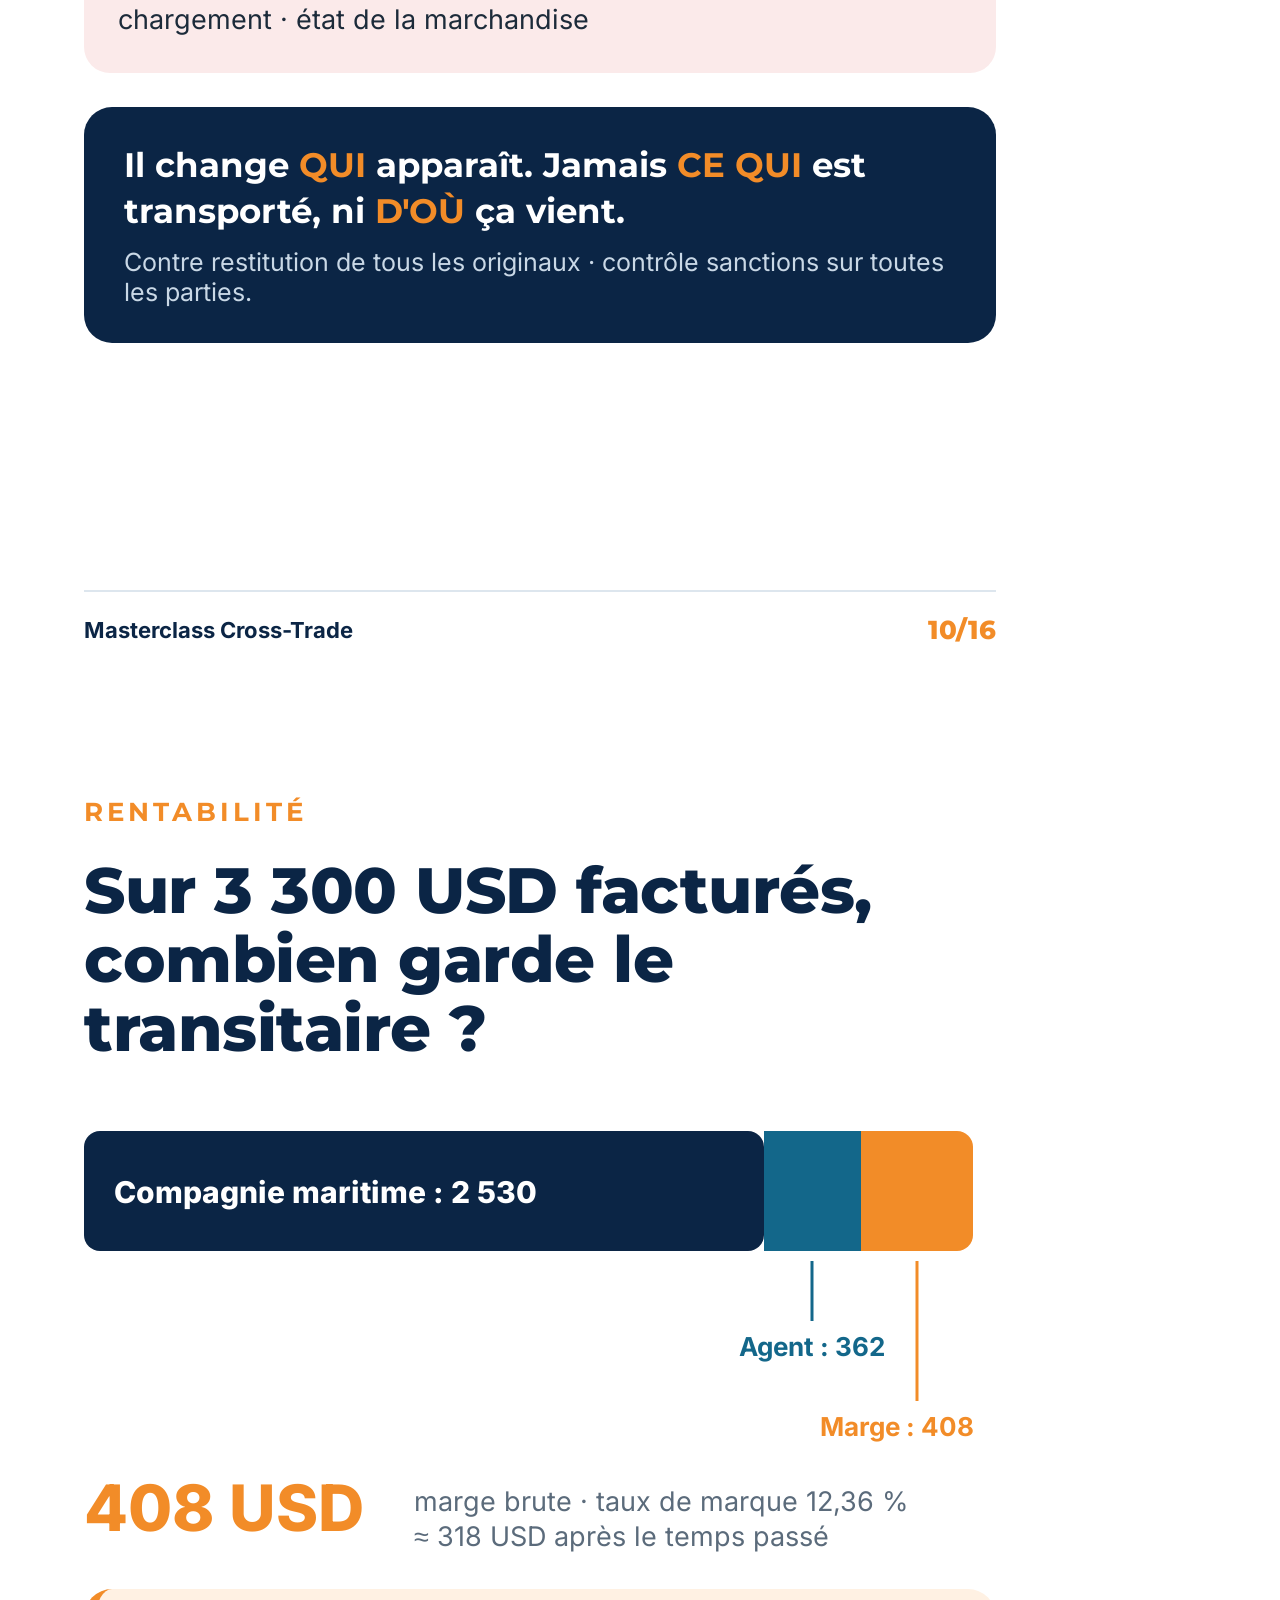
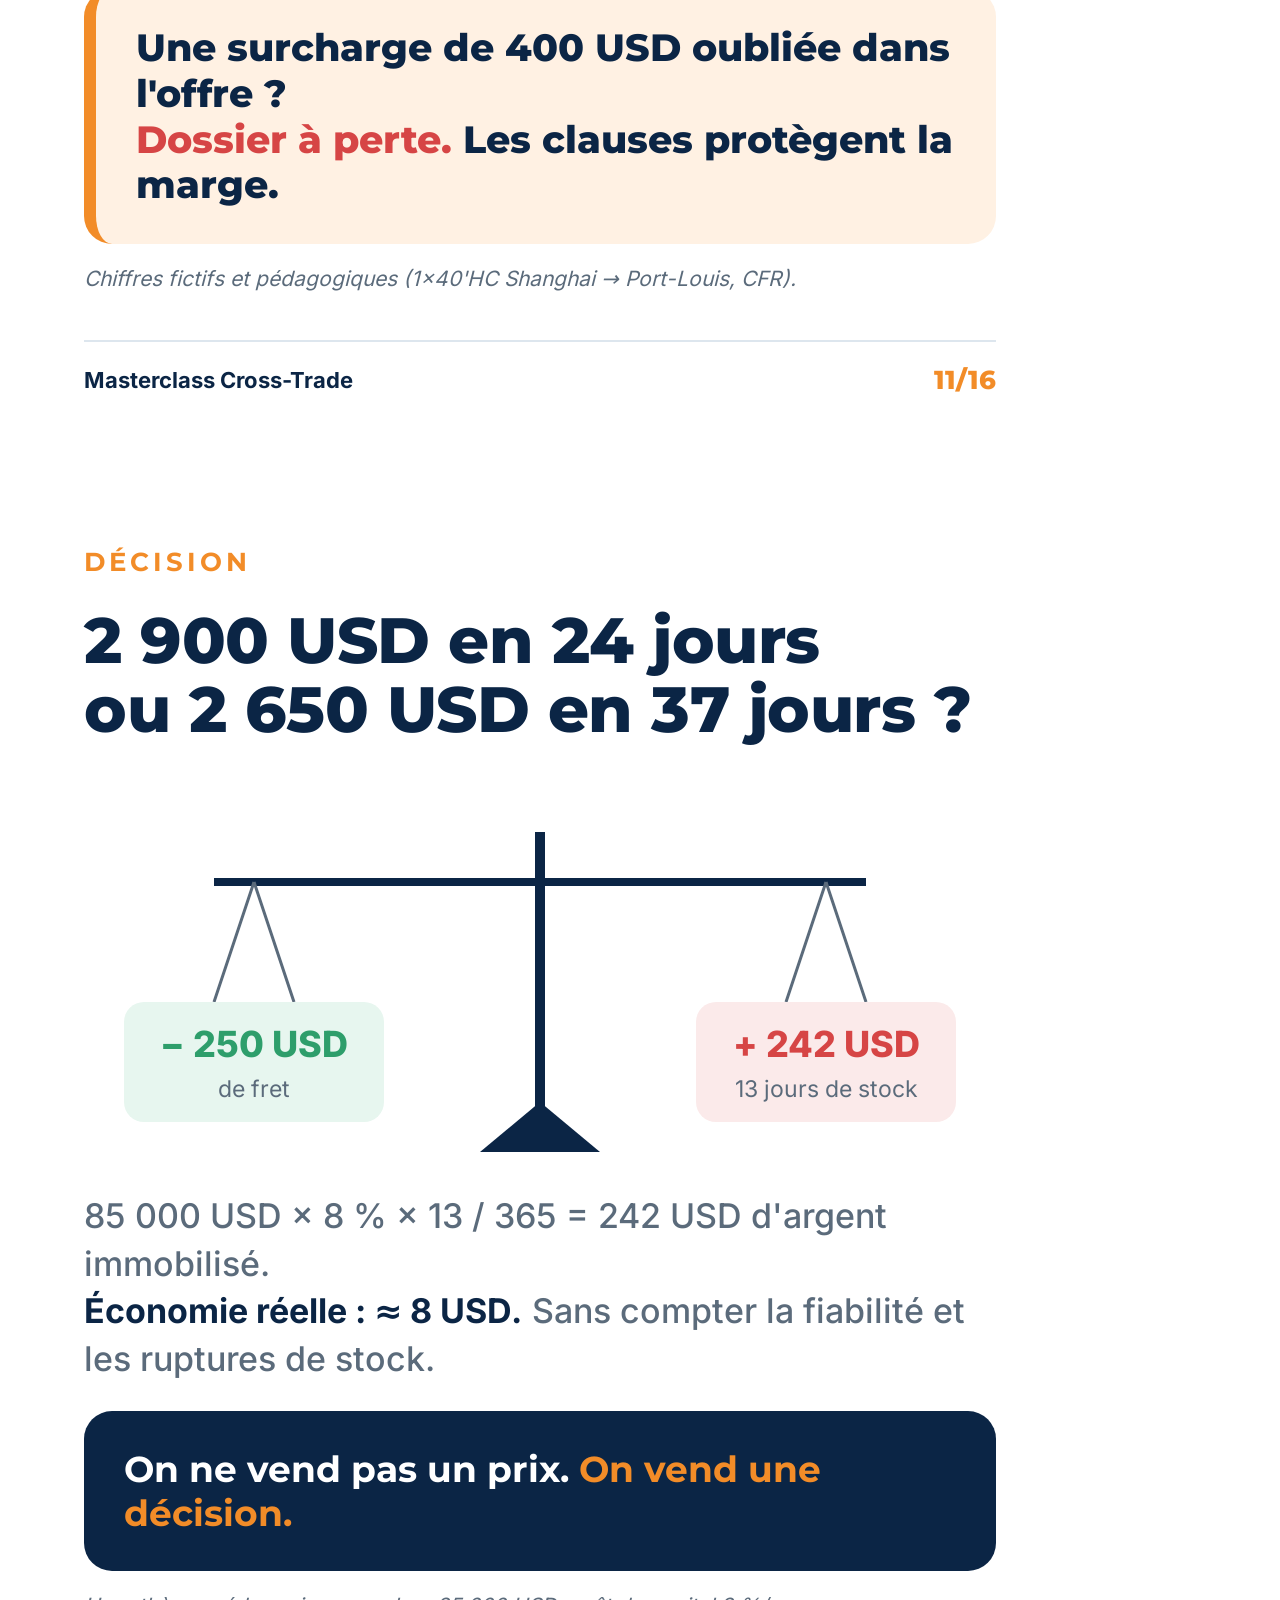
<file: masterclass-cross-trade/linkedin/sources/carrousel.html>
<!DOCTYPE html>
<html lang="fr">
<head>
<meta charset="utf-8">
<title>Masterclass Cross-Trade — Carrousel LinkedIn</title>
<style>
@font-face{font-family:Inter;src:url(fonts/inter-latin-400-normal.woff2);font-weight:400}
@font-face{font-family:Inter;src:url(fonts/inter-latin-500-normal.woff2);font-weight:500}
@font-face{font-family:Inter;src:url(fonts/inter-latin-600-normal.woff2);font-weight:600}
@font-face{font-family:Inter;src:url(fonts/inter-latin-700-normal.woff2);font-weight:700}
@font-face{font-family:Inter;src:url(fonts/inter-latin-800-normal.woff2);font-weight:800}
@font-face{font-family:Montserrat;src:url(fonts/montserrat-latin-700-normal.woff2);font-weight:700}
@font-face{font-family:Montserrat;src:url(fonts/montserrat-latin-800-normal.woff2);font-weight:800}
:root{--navy:#0B2545;--ocean:#13678A;--sky:#E8F1F6;--orange:#F28C28;--red:#D64545;--green:#2E9E6B;--ink:#1C2B3A;--grey:#5B6B7B}
@page{size:1080px 1350px;margin:0}
*{box-sizing:border-box;margin:0;padding:0}
body{font-family:Inter,"DejaVu Sans",sans-serif;color:var(--ink);-webkit-print-color-adjust:exact;print-color-adjust:exact}
.slide{width:1080px;height:1350px;position:relative;overflow:hidden;background:#fff;page-break-after:always;padding:96px 84px 150px}
.slide.dark{background:var(--navy);color:#fff}
.kicker{font:700 26px Montserrat,sans-serif;letter-spacing:4px;text-transform:uppercase;color:var(--orange);margin-bottom:28px}
h1{font:800 84px/1.05 Montserrat,sans-serif;letter-spacing:-1px}
h2{font:800 64px/1.08 Montserrat,sans-serif;color:var(--navy);letter-spacing:-.5px;margin-bottom:28px}
.dark h2{color:#fff}
.lead{font-size:34px;line-height:1.4;color:var(--grey);font-weight:500}
.dark .lead{color:#C9D8E6}
.big{font:800 46px/1.2 Montserrat,sans-serif;color:var(--navy)}
.orange{color:var(--orange)} .ocean{color:var(--ocean)} .red{color:var(--red)} .green{color:var(--green)}
.bar{width:120px;height:10px;background:var(--orange);border-radius:5px;margin:34px 0}
.footer{position:absolute;left:84px;right:84px;bottom:54px;display:flex;justify-content:space-between;align-items:center;font-size:22px;color:var(--grey);border-top:2px solid #DDE6EE;padding-top:22px}
.dark .footer{color:#8FA6BD;border-color:#24426A}
.footer b{color:var(--navy);font-weight:700}.dark .footer b{color:#fff}
.num{font:800 26px Montserrat,sans-serif;color:var(--orange)}
.note{font-size:21px;color:var(--grey);margin-top:22px;font-style:italic}
.dark .note{color:#8FA6BD}
svg{display:block;margin:0 auto}
svg text{font-family:Inter,sans-serif}
.box{background:var(--sky);border-radius:28px;padding:36px 40px;margin-top:28px}
.box.navy{background:var(--navy);color:#fff}
.box.orange{background:#FFF1E3;border-left:12px solid var(--orange)}
table{width:100%;border-collapse:separate;border-spacing:0 12px;font-size:28px}
th{font:700 24px Montserrat,sans-serif;text-transform:uppercase;letter-spacing:1px;color:var(--grey);text-align:left;padding:0 18px}
td{background:var(--sky);padding:22px 18px;font-weight:600}
td:first-child{border-radius:16px 0 0 16px;color:var(--grey);font-weight:500}
td:last-child{border-radius:0 16px 16px 0}
.grid2{display:grid;grid-template-columns:1fr 1fr;gap:26px;margin-top:20px}
.card{border-radius:26px;padding:34px;background:var(--sky)}
.card h3{font:800 34px Montserrat,sans-serif;color:var(--navy);margin-bottom:12px}
.card p{font-size:27px;line-height:1.35;color:var(--ink)}
.card .tag{font:800 22px Montserrat,sans-serif;color:var(--orange);letter-spacing:2px}
ul.clean{list-style:none;font-size:32px;line-height:1.35}
ul.clean li{padding:18px 0 18px 58px;position:relative;border-bottom:2px solid #E3EBF2}
ul.clean li:before{content:"";position:absolute;left:8px;top:30px;width:22px;height:22px;border-radius:50%;background:var(--orange)}
.q{display:flex;gap:30px;align-items:flex-start;margin:30px 0}
.q .n{flex:none;width:92px;height:92px;border-radius:50%;background:var(--orange);color:#fff;font:800 46px/92px Montserrat,sans-serif;text-align:center}
.q p{font:700 40px/1.25 Montserrat,sans-serif;color:#fff;padding-top:10px}
.q span{display:block;font:500 27px/1.35 Inter,sans-serif;color:#C9D8E6;margin-top:10px}
.swipe{position:absolute;right:84px;bottom:150px;font:800 30px Montserrat,sans-serif;color:var(--orange)}
</style>
</head>
<body>

<!-- 1. COUVERTURE -->
<section class="slide dark">
  <div class="kicker">Masterclass · Transit maritime</div>
  <h1>Un conteneur,<br>trois pays,<br><span class="orange">une seule opération.</span></h1>
  <div class="bar"></div>
  <p class="lead">Le Cross-Trade expliqué en 16 slides : flux, Incoterms®, B/L, marges et conformité, vu depuis La Réunion.</p>
  <svg width="912" height="420" viewBox="0 0 912 420">
    <defs><marker id="a1" viewBox="0 0 10 10" refX="8" refY="5" markerWidth="7" markerHeight="7" orient="auto"><path d="M0,0L10,5L0,10z" fill="#F28C28"/></marker></defs>
    <path d="M150,90 C380,40 600,170 700,320" stroke="#F28C28" stroke-width="8" fill="none" marker-end="url(#a1)"/>
    <path d="M520,360 C470,260 360,170 330,120" stroke="#8FA6BD" stroke-width="4" stroke-dasharray="12 12" fill="none"/>
    <circle cx="150" cy="90" r="22" fill="#F28C28"/><text x="150" y="40" text-anchor="middle" fill="#fff" font-size="30" font-weight="700">Shanghai</text>
    <circle cx="720" cy="340" r="22" fill="#F28C28"/><text x="760" y="408" text-anchor="middle" fill="#fff" font-size="30" font-weight="700">Port-Louis</text>
    <circle cx="540" cy="370" r="24" fill="#fff"/><circle cx="540" cy="370" r="10" fill="#13678A"/>
    <text x="470" y="415" text-anchor="end" fill="#fff" font-size="30" font-weight="700">La Réunion</text>
    <text x="320" y="230" fill="#C9D8E6" font-size="24">pilote à distance</text>
  </svg>
  <div class="swipe">Glissez →</div>
  <div class="footer"><span>Masterclass animée par <b>Houzaifah Rassolmian</b></span><span class="num">1/16</span></div>
</section>

<!-- 2. L'HISTOIRE -->
<section class="slide">
  <div class="kicker">L'énigme</div>
  <h2>250 000 € de vente.<br>La marchandise ne passe jamais par la France.</h2>
  <svg width="912" height="560" viewBox="0 0 912 560">
    <defs>
      <marker id="o2" viewBox="0 0 10 10" refX="8" refY="5" markerWidth="6" markerHeight="6" orient="auto"><path d="M0,0L10,5L0,10z" fill="#F28C28"/></marker>
      <marker id="b2" viewBox="0 0 10 10" refX="8" refY="5" markerWidth="6" markerHeight="6" orient="auto"><path d="M0,0L10,5L0,10z" fill="#13678A"/></marker>
    </defs>
    <rect x="20" y="370" width="270" height="150" rx="24" fill="#E8F1F6"/><text x="155" y="430" text-anchor="middle" font-size="30" font-weight="800" fill="#0B2545">Usine</text><text x="155" y="474" text-anchor="middle" font-size="26" fill="#5B6B7B">Foshan, Chine</text>
    <rect x="320" y="20" width="272" height="150" rx="24" fill="#0B2545"/><text x="456" y="82" text-anchor="middle" font-size="30" font-weight="800" fill="#fff">Négociant</text><text x="456" y="126" text-anchor="middle" font-size="26" fill="#C9D8E6">Marseille, France</text>
    <rect x="622" y="370" width="270" height="150" rx="24" fill="#E8F1F6"/><text x="757" y="430" text-anchor="middle" font-size="30" font-weight="800" fill="#0B2545">Client</text><text x="757" y="474" text-anchor="middle" font-size="26" fill="#5B6B7B">Antananarivo</text>
    <line x1="300" y1="445" x2="606" y2="445" stroke="#F28C28" stroke-width="10" marker-end="url(#o2)"/>
    <text x="456" y="420" text-anchor="middle" font-size="24" font-weight="700" fill="#F28C28">Nansha → Toamasina</text>
    <line x1="170" y1="360" x2="330" y2="180" stroke="#13678A" stroke-width="5" stroke-dasharray="14 10" marker-end="url(#b2)"/>
    <text x="150" y="260" font-size="24" font-weight="700" fill="#13678A">Contrat 1</text>
    <line x1="590" y1="180" x2="740" y2="360" stroke="#13678A" stroke-width="5" stroke-dasharray="14 10" marker-end="url(#b2)"/>
    <text x="690" y="260" font-size="24" font-weight="700" fill="#13678A">Contrat 2</text>
  </svg>
  <div class="box navy"><p style="font:700 36px/1.3 Montserrat,sans-serif">2 contrats de vente + 1 seul trajet = <span class="orange">commerce triangulaire.</span></p><p style="font-size:27px;color:#C9D8E6;margin-top:12px">Et si le transport est piloté depuis un 4<sup>e</sup> pays ? C'est là qu'entre le Cross-Trade.</p></div>
  <div class="footer"><span><b>Masterclass Cross-Trade</b> · cas fictif</span><span class="num">2/16</span></div>
</section>

<!-- 3. TEST DES 3 ÉPINGLES -->
<section class="slide">
  <div class="kicker">La définition</div>
  <h2>Le test des 3 épingles</h2>
  <svg width="912" height="430" viewBox="0 0 912 430">
    <g transform="translate(150,40)"><path d="M0,90 C0,30 100,30 100,90 C100,140 50,190 50,230 C50,190 0,140 0,90z" fill="#13678A"/><circle cx="50" cy="88" r="22" fill="#fff"/><text x="50" y="290" text-anchor="middle" font-size="32" font-weight="800" fill="#0B2545">Origine</text><text x="50" y="330" text-anchor="middle" font-size="26" fill="#5B6B7B">Shanghai</text></g>
    <g transform="translate(406,0)"><path d="M0,90 C0,30 100,30 100,90 C100,140 50,190 50,230 C50,190 0,140 0,90z" fill="#F28C28"/><circle cx="50" cy="88" r="22" fill="#fff"/><text x="50" y="290" text-anchor="middle" font-size="32" font-weight="800" fill="#F28C28">Organisateur</text><text x="50" y="330" text-anchor="middle" font-size="26" fill="#5B6B7B">La Réunion</text></g>
    <g transform="translate(662,40)"><path d="M0,90 C0,30 100,30 100,90 C100,140 50,190 50,230 C50,190 0,140 0,90z" fill="#13678A"/><circle cx="50" cy="88" r="22" fill="#fff"/><text x="50" y="290" text-anchor="middle" font-size="32" font-weight="800" fill="#0B2545">Destination</text><text x="50" y="330" text-anchor="middle" font-size="26" fill="#5B6B7B">Port-Louis</text></g>
    <line x1="200" y1="420" x2="712" y2="420" stroke="#F28C28" stroke-width="6" stroke-dasharray="4 14" stroke-linecap="round"/>
  </svg>
  <div class="box orange"><p class="big">L'organisateur n'est ni à l'origine ni à destination ?<br><span class="orange">→ Cross-Trade au sens strict.</span></p></div>
  <p class="lead" style="margin-top:34px">Commerce triangulaire = une question de <b>contrats</b>.<br>Cross-Trade = une question de <b>géographie de l'organisateur</b>.<br>Les deux peuvent se combiner… ou pas.</p>
  <div class="footer"><span><b>Masterclass Cross-Trade</b></span><span class="num">3/16</span></div>
</section>

<!-- 4. LE PIÈGE -->
<section class="slide">
  <div class="kicker">La question piège</div>
  <h2>Chine → La Réunion, piloté depuis La Réunion : Cross-Trade&nbsp;?</h2>
  <p class="big red" style="margin-bottom:20px">Non. C'est une importation.</p>
  <table>
    <tr><th></th><th>Import Chine → Réunion</th><th>Chine → Maurice</th></tr>
    <tr><td>Douane à La Réunion</td><td>Oui</td><td>Aucune</td></tr>
    <tr><td>ICS2 (ENS UE)</td><td>Oui</td><td>Non</td></tr>
    <tr><td>Octroi de mer + TVA DOM</td><td>Oui</td><td>Non</td></tr>
    <tr><td>Qui dédouane&nbsp;?</td><td>Le transitaire réunionnais</td><td>Un agent à Maurice</td></tr>
  </table>
  <p class="lead" style="margin-top:26px;font-size:29px">Beaucoup de services « Cross-Trade » gèrent aussi des imports : le nom décrit une <b>compétence</b> (agents étrangers, anglais, USD), pas une <b>géographie</b>.</p>
  <div class="footer"><span><b>Masterclass Cross-Trade</b></span><span class="num">4/16</span></div>
</section>

<!-- 5. TROIS FLUX -->
<section class="slide">
  <div class="kicker">Les acteurs</div>
  <h2>3 flux, 3 chemins,<br>3 rythmes</h2>
  <svg width="912" height="600" viewBox="0 0 912 600">
    <g font-size="27" font-weight="700">
      <text x="0" y="60" fill="#F28C28">Physique : le conteneur</text>
      <line x1="0" y1="100" x2="900" y2="100" stroke="#F28C28" stroke-width="10" stroke-linecap="round"/>
      <g fill="#F28C28"><circle cx="40" cy="100" r="18"/><circle cx="300" cy="100" r="18"/><circle cx="560" cy="100" r="18"/><circle cx="860" cy="100" r="18"/></g>
      <g font-size="22" font-weight="500" fill="#5B6B7B"><text x="40" y="150" text-anchor="middle">Usine</text><text x="300" y="150" text-anchor="middle">Terminal</text><text x="560" y="150" text-anchor="middle">En mer</text><text x="860" y="150" text-anchor="middle">Client</text></g>
      <text x="0" y="250" fill="#13678A">Documentaire : la preuve</text>
      <line x1="0" y1="290" x2="900" y2="290" stroke="#13678A" stroke-width="10" stroke-linecap="round"/>
      <g fill="#13678A"><circle cx="40" cy="290" r="18"/><circle cx="220" cy="290" r="18"/><circle cx="400" cy="290" r="18"/><circle cx="640" cy="290" r="18"/><circle cx="860" cy="290" r="18"/></g>
      <g font-size="22" font-weight="500" fill="#5B6B7B"><text x="40" y="340" text-anchor="middle">Booking</text><text x="220" y="340" text-anchor="middle">SI + VGM</text><text x="400" y="340" text-anchor="middle">B/L</text><text x="640" y="340" text-anchor="middle">Préalerte</text><text x="860" y="340" text-anchor="middle">Bon à enlever</text></g>
      <text x="0" y="440" fill="#2E9E6B">Financier : l'argent</text>
      <line x1="0" y1="480" x2="900" y2="480" stroke="#2E9E6B" stroke-width="10" stroke-linecap="round"/>
      <g fill="#2E9E6B"><circle cx="40" cy="480" r="18"/><circle cx="450" cy="480" r="18"/><circle cx="860" cy="480" r="18"/></g>
      <g font-size="22" font-weight="500" fill="#5B6B7B"><text x="40" y="530" text-anchor="middle">Facture</text><text x="450" y="530" text-anchor="middle">Paiement / crédit doc.</text><text x="860" y="530" text-anchor="middle">Règlements</text></g>
    </g>
  </svg>
  <div class="box navy"><p style="font:700 34px/1.35 Montserrat,sans-serif">La marchandise voyage en mer, les documents suivent la confiance, l'argent suit les contrats.<br><span class="orange">Le transitaire synchronise les trois.</span></p></div>
  <div class="footer"><span><b>Masterclass Cross-Trade</b></span><span class="num">5/16</span></div>
</section>

<!-- 6. 20 ÉTAPES -->
<section class="slide">
  <div class="kicker">L'opération</div>
  <h2>Un dossier maritime = 20 étapes</h2>
  <div class="grid2">
    <div class="card"><div class="tag">PHASE 1 · ÉTAPES 1-8</div><h3>Commercial</h3><p>Demande · analyse (10 questions) · agents · solutions · comparaison · prix et marge · offre · <b>acceptation écrite</b></p></div>
    <div class="card"><div class="tag">PHASE 2 · ÉTAPES 9-12</div><h3>Pré-embarquement</h3><p>Booking · coordination expéditeur · SI, VGM, draft B/L · <b>cut-offs</b></p></div>
    <div class="card"><div class="tag">PHASE 3 · ÉTAPES 13-16</div><h3>Transport</h3><p>Embarquement · suivi ETD/ETA · transbordements et retards · <b>préalerte</b></p></div>
    <div class="card"><div class="tag">PHASE 4 · ÉTAPES 17-20</div><h3>Arrivée &amp; clôture</h3><p>Dédouanement · livraison · facturation et <b>contrôle de marge</b> · retour d'expérience</p></div>
  </div>
  <div class="box orange"><p class="big" style="font-size:40px">Le client en voit deux : le prix et la livraison.<br><span class="orange">Les 18 autres font votre réputation.</span></p></div>
  <div class="footer"><span><b>Masterclass Cross-Trade</b></span><span class="num">6/16</span></div>
</section>

<!-- 7. CUT-OFFS -->
<section class="slide">
  <div class="kicker">Avant le départ</div>
  <h2>Il n'y a pas UN cut-off.<br><span class="orange">Il y en a quatre.</span></h2>
  <div class="grid2">
    <div class="card"><h3>SI cut-off</h3><p>Instructions transmises.<br><b>Sinon :</b> B/L impossible ou modification payante.</p></div>
    <div class="card" style="background:#FFF1E3"><h3>VGM cut-off</h3><p>Poids brut vérifié déclaré.<br><b class="red">Sinon : pas de chargement (SOLAS).</b></p></div>
    <div class="card"><h3>CY cut-off</h3><p>Conteneur plein au terminal.<br><b>Sinon :</b> roulé au navire suivant.</p></div>
    <div class="card"><h3>Cut-off douane</h3><p>Export dédouané.<br><b>Sinon :</b> le conteneur reste à quai.</p></div>
  </div>
  <p class="lead" style="margin-top:40px">Le navire n'attend personne. Ni vous, ni votre client, ni votre excuse.</p>
  <div class="footer"><span><b>Masterclass Cross-Trade</b></span><span class="num">7/16</span></div>
</section>

<!-- 8. INCOTERMS EN C -->
<section class="slide">
  <div class="kicker">Incoterms® 2020</div>
  <h2 style="font-size:54px">En « C », le vendeur paie le voyage…<br><span class="orange">l'acheteur voyage à ses risques.</span></h2>
  <svg width="912" height="430" viewBox="0 0 912 430">
    <defs><marker id="b8" viewBox="0 0 10 10" refX="8" refY="5" markerWidth="5" markerHeight="5" orient="auto"><path d="M0,0L10,5L0,10z" fill="#13678A"/></marker></defs>
    <line x1="40" y1="230" x2="880" y2="230" stroke="#C9D8E6" stroke-width="6"/>
    <g font-size="24" font-weight="600" fill="#0B2545" text-anchor="middle">
      <circle cx="60" cy="230" r="16" fill="#0B2545"/><text x="60" y="290">Usine</text>
      <circle cx="250" cy="230" r="16" fill="#0B2545"/><text x="250" y="290">Terminal</text>
      <circle cx="410" cy="230" r="16" fill="#0B2545"/><text x="410" y="290">À bord</text><text x="410" y="322" font-size="20" fill="#5B6B7B">Shanghai</text>
      <circle cx="840" cy="230" r="16" fill="#0B2545"/><text x="840" y="290">Port</text><text x="840" y="322" font-size="20" fill="#5B6B7B">Port-Louis</text>
    </g>
    <line x1="60" y1="150" x2="828" y2="150" stroke="#13678A" stroke-width="14" marker-end="url(#b8)"/>
    <text x="450" y="405" text-anchor="middle" font-size="26" font-weight="800" fill="#13678A">Barre bleue : FRAIS payés par le vendeur jusqu'à destination</text>
    <path d="M425,30 L385,110 L415,110 L395,190 L455,90 L422,90 L445,30z" fill="#F28C28"/>
    <text x="470" y="70" font-size="26" font-weight="800" fill="#F28C28">RISQUE transféré ici</text>
  </svg>
  <table>
    <tr><th>Règle</th><th>Assurance</th></tr>
    <tr><td>CFR · CPT</td><td>Aucune obligation</td></tr>
    <tr><td>CIF</td><td>Vendeur, ICC (C) minimum, 110 %</td></tr>
    <tr><td>CIP</td><td>Vendeur, ICC (A), 110 %</td></tr>
  </table>
  <p class="note">Risque ≠ propriété. Toujours écrire : « CFR Port-Louis, Incoterms® 2020 ».</p>
  <div class="footer"><span><b>Masterclass Cross-Trade</b></span><span class="num">8/16</span></div>
</section>

<!-- 9. MBL / HBL -->
<section class="slide">
  <div class="kicker">Documents</div>
  <h2>Le B/L : un reçu, un contrat… et un titre.</h2>
  <svg width="912" height="570" viewBox="0 0 912 570">
    <rect x="80" y="250" width="760" height="300" rx="30" fill="#0B2545"/>
    <text x="120" y="340" font-size="30" font-weight="800" fill="#F28C28">MASTER B/L</text>
    <text x="120" y="380" font-size="25" fill="#C9D8E6">Émis par la compagnie maritime</text>
    <text x="120" y="450" font-size="26" fill="#fff">Shipper : agent d'origine</text>
    <text x="120" y="495" font-size="26" fill="#fff">Consignee : agent de destination</text>
    <rect x="30" y="20" width="760" height="260" rx="30" fill="#E8F1F6" stroke="#13678A" stroke-width="4"/>
    <text x="70" y="80" font-size="30" font-weight="800" fill="#13678A">HOUSE B/L</text>
    <text x="70" y="125" font-size="25" fill="#5B6B7B">Émis par le transitaire (NVOCC)</text>
    <text x="70" y="195" font-size="26" fill="#0B2545" font-weight="600">Shipper : l'expéditeur réel</text>
    <text x="70" y="240" font-size="26" fill="#0B2545" font-weight="600">Consignee : le destinataire réel</text>
  </svg>
  <div class="box"><p style="font-size:30px;line-height:1.4"><b>Sea Waybill</b> : pas d'original, livraison directe au destinataire, mais <b>plus de levier de paiement</b> pour le vendeur.<br><b class="orange">Choisir un document, c'est choisir un risque.</b></p></div>
  <div class="footer"><span><b>Masterclass Cross-Trade</b></span><span class="num">9/16</span></div>
</section>

<!-- 10. SWITCH B/L -->
<section class="slide">
  <div class="kicker">Confidentialité</div>
  <h2>Switch B/L : la ligne rouge</h2>
  <div class="card" style="background:#E7F6EF"><h3 class="green">✓ Peut changer, si c'est exact et accepté</h3><p>Shipper · Consignee · Notify<br>(ex. le négociant remplace l'usine comme chargeur)</p></div>
  <div style="height:12px;background:var(--red);border-radius:6px;margin:34px 0"></div>
  <div class="card" style="background:#FBEAEA"><h3 class="red">✗ Ne change jamais</h3><p>Description · quantité · poids · <b>origine</b> · port et date de chargement · état de la marchandise</p></div>
  <div class="box navy" style="margin-top:34px"><p style="font:700 34px/1.35 Montserrat,sans-serif">Il change <span class="orange">QUI</span> apparaît. Jamais <span class="orange">CE QUI</span> est transporté, ni <span class="orange">D'OÙ</span> ça vient.</p><p style="font-size:25px;color:#C9D8E6;margin-top:12px">Contre restitution de tous les originaux · contrôle sanctions sur toutes les parties.</p></div>
  <div class="footer"><span><b>Masterclass Cross-Trade</b></span><span class="num">10/16</span></div>
</section>

<!-- 11. MARGE -->
<section class="slide">
  <div class="kicker">Rentabilité</div>
  <h2>Sur 3 300 USD facturés, combien garde le transitaire&nbsp;?</h2>
  <svg width="912" height="470" viewBox="0 0 912 470">
    <rect x="0" y="40" width="680" height="120" rx="16" fill="#0B2545"/>
    <rect x="680" y="40" width="97" height="120" fill="#13678A"/>
    <rect x="777" y="40" width="112" height="120" rx="16" fill="#F28C28"/>
    <rect x="777" y="40" width="20" height="120" fill="#F28C28"/>
    <text x="30" y="112" font-size="30" font-weight="800" fill="#fff">Compagnie maritime : 2 530</text>
    <g font-size="26" font-weight="700">
      <line x1="728" y1="170" x2="728" y2="230" stroke="#13678A" stroke-width="3"/><text x="728" y="265" text-anchor="middle" fill="#13678A">Agent : 362</text>
      <line x1="833" y1="170" x2="833" y2="310" stroke="#F28C28" stroke-width="3"/><text x="890" y="345" text-anchor="end" fill="#F28C28">Marge : 408</text>
    </g>
    <text x="0" y="440" font-size="64" font-weight="800" fill="#F28C28" font-family="Montserrat">408 USD</text>
    <text x="330" y="420" font-size="27" fill="#5B6B7B">marge brute · taux de marque 12,36 %</text>
    <text x="330" y="455" font-size="27" fill="#5B6B7B">≈ 318 USD après le temps passé</text>
  </svg>
  <div class="box orange"><p class="big" style="font-size:38px">Une surcharge de 400 USD oubliée dans l'offre ?<br><span class="red">Dossier à perte.</span> Les clauses protègent la marge.</p></div>
  <p class="note">Chiffres fictifs et pédagogiques (1×40'HC Shanghai → Port-Louis, CFR).</p>
  <div class="footer"><span><b>Masterclass Cross-Trade</b></span><span class="num">11/16</span></div>
</section>

<!-- 12. PRIX VS DÉLAI -->
<section class="slide">
  <div class="kicker">Décision</div>
  <h2>2 900 USD en 24 jours<br>ou 2 650 USD en 37 jours&nbsp;?</h2>
  <svg width="912" height="420" viewBox="0 0 912 420">
    <line x1="456" y1="60" x2="456" y2="360" stroke="#0B2545" stroke-width="10"/>
    <path d="M396,380 L516,380 L456,330z" fill="#0B2545"/>
    <line x1="130" y1="110" x2="782" y2="110" stroke="#0B2545" stroke-width="8"/>
    <line x1="170" y1="110" x2="130" y2="230" stroke="#5B6B7B" stroke-width="3"/><line x1="170" y1="110" x2="210" y2="230" stroke="#5B6B7B" stroke-width="3"/>
    <line x1="742" y1="110" x2="702" y2="230" stroke="#5B6B7B" stroke-width="3"/><line x1="742" y1="110" x2="782" y2="230" stroke="#5B6B7B" stroke-width="3"/>
    <rect x="40" y="230" width="260" height="120" rx="20" fill="#E7F6EF"/><text x="170" y="285" text-anchor="middle" font-size="36" font-weight="800" fill="#2E9E6B">− 250 USD</text><text x="170" y="325" text-anchor="middle" font-size="23" fill="#5B6B7B">de fret</text>
    <rect x="612" y="230" width="260" height="120" rx="20" fill="#FBEAEA"/><text x="742" y="285" text-anchor="middle" font-size="36" font-weight="800" fill="#D64545">+ 242 USD</text><text x="742" y="325" text-anchor="middle" font-size="23" fill="#5B6B7B">13 jours de stock</text>
  </svg>
  <p class="lead">85 000 USD × 8 % × 13 / 365 = 242 USD d'argent immobilisé.<br><b style="color:var(--navy)">Économie réelle : ≈ 8 USD.</b> Sans compter la fiabilité et les ruptures de stock.</p>
  <div class="box navy"><p style="font:700 36px Montserrat,sans-serif">On ne vend pas un prix. <span class="orange">On vend une décision.</span></p></div>
  <p class="note">Hypothèses pédagogiques : valeur 85 000 USD, coût du capital 8 %/an.</p>
  <div class="footer"><span><b>Masterclass Cross-Trade</b></span><span class="num">12/16</span></div>
</section>

<!-- 13. LA RÉUNION -->
<section class="slide">
  <div class="kicker">Douane &amp; fiscalité</div>
  <h2>La Réunion : dedans pour la douane, dehors pour la TVA européenne</h2>
  <svg width="912" height="560" viewBox="0 0 912 560">
    <rect x="20" y="20" width="872" height="520" rx="40" fill="#E8F1F6"/>
    <text x="60" y="78" font-size="28" font-weight="800" fill="#13678A">Territoire douanier de l'UE</text>
    <rect x="60" y="110" width="380" height="300" rx="30" fill="#fff" stroke="#13678A" stroke-width="4"/>
    <text x="90" y="160" font-size="26" font-weight="800" fill="#0B2545">Territoire TVA de l'UE</text>
    <text x="90" y="230" font-size="28" font-weight="600" fill="#0B2545">France</text><text x="90" y="268" font-size="28" font-weight="600" fill="#0B2545">métropolitaine</text>
    <rect x="480" y="110" width="372" height="300" rx="30" fill="#FFF1E3" stroke="#F28C28" stroke-width="4"/>
    <text x="510" y="170" font-size="32" font-weight="800" fill="#F28C28">La Réunion</text>
    <text x="510" y="215" font-size="24" fill="#0B2545">TVA DOM 8,5 % / 2,1 %</text>
    <text x="510" y="252" font-size="24" fill="#0B2545">+ octroi de mer</text>
    <text x="510" y="320" font-size="32" font-weight="800" fill="#F28C28">Mayotte</text>
    <text x="510" y="362" font-size="24" fill="#0B2545">octroi de mer · pas de TVA</text>
    <text x="60" y="490" font-size="26" fill="#5B6B7B">Hors du cadre : Maurice, Madagascar, Comores = pays tiers</text>
  </svg>
  <p class="lead" style="font-size:29px">Chine → Réunion = import dans l'UE (droits TARIC, octroi de mer, TVA DOM).<br>Métropole → Réunion = pas de droits, mais des formalités fiscales.</p>
  <p class="note">Règles vérifiées en novembre 2026 (douane.gouv.fr, impots.gouv.fr) : à revérifier à chaque opération.</p>
  <div class="footer"><span><b>Masterclass Cross-Trade</b></span><span class="num">13/16</span></div>
</section>

<!-- 14. ICS2 -->
<section class="slide">
  <div class="kicker">Conformité</div>
  <h2>ICS2 : la douane européenne lit votre dossier avant le chargement</h2>
  <ul class="clean">
    <li>Déclaration ENS : au plus tard <b>24 h avant le chargement</b> (conteneur, long cours)</li>
    <li>Maritime : compagnies depuis le <b>3 juin 2024</b>, transitaires (house filers) <b>déc. 2024 → avril 2025</b></li>
    <li>Concerné : Chine → <b>La Réunion</b>. Pas Chine → Maurice.</li>
    <li>Sanctions UE : elles s'appliquent à une entreprise réunionnaise <b>même hors UE</b></li>
  </ul>
  <div class="grid2" style="margin-top:34px">
    <div class="card" style="background:#FBEAEA"><div class="tag" style="color:var(--red)">REFUSÉ</div><p style="font:700 30px/1.3 Inter;margin-top:10px">« GOODS AS PER INVOICE »</p></div>
    <div class="card" style="background:#E7F6EF"><div class="tag" style="color:var(--green)">ACCEPTÉ</div><p style="font:700 28px/1.3 Inter;margin-top:10px">« UPHOLSTERED SOFAS WITH WOODEN FRAME » + code SH à 6 chiffres</p></div>
  </div>
  <div class="footer"><span><b>Masterclass Cross-Trade</b></span><span class="num">14/16</span></div>
</section>

<!-- 15. PAYOFF -->
<section class="slide dark">
  <div class="kicker">À retenir</div>
  <h2>3 questions à se poser sur chaque dossier</h2>
  <div class="q"><div class="n">1</div><p>Où est l'organisateur&nbsp;?<span>C'est ce qui dit si c'est du Cross-Trade… et quelles règles s'appliquent.</span></p></div>
  <div class="q"><div class="n">2</div><p>Quel Incoterm, quel document&nbsp;?<span>C'est ce qui dit qui porte le risque et qui contrôle la marchandise.</span></p></div>
  <div class="q"><div class="n">3</div><p>Le client l'a-t-il appris par moi&nbsp;?<span>C'est ce qui dit si vous le garderez.</span></p></div>
  <div class="bar"></div>
  <p class="lead">Un conteneur ne parle pas. C'est vous qui le faites parler.</p>
  <div class="footer"><span><b>Masterclass Cross-Trade</b></span><span class="num">15/16</span></div>
</section>

<!-- 16. CTA -->
<section class="slide dark">
  <div class="kicker">Pour aller plus loin</div>
  <h1 style="font-size:72px">Enregistrez ce carrousel<br><span class="orange">pour votre prochain dossier.</span></h1>
  <div class="bar"></div>
  <p class="lead" style="color:#fff">Le support complet de ma Masterclass est dans la section <b class="orange">Sélection</b> de mon profil :</p>
  <ul class="clean" style="color:#fff;margin-top:20px;font-size:30px">
    <li style="border-color:#24426A">19 modules : groupage, assurance, paiement, fiches pays…</li>
    <li style="border-color:#24426A">3 études de cas : Maurice, La Réunion, Madagascar</li>
    <li style="border-color:#24426A">Exercices corrigés et étude de cas notée sur 20</li>
    <li style="border-color:#24426A">Fiche de révision et glossaire FR-EN de 40 termes</li>
  </ul>
  <p class="note" style="margin-top:36px">Entreprises et chiffres fictifs, à visée pédagogique. Travail personnel : opinions personnelles, pas celles de mon employeur.</p>
  <div class="footer"><span>Masterclass animée par <b>Houzaifah Rassolmian</b></span><span class="num">16/16</span></div>
</section>

</body>
</html>
</file>
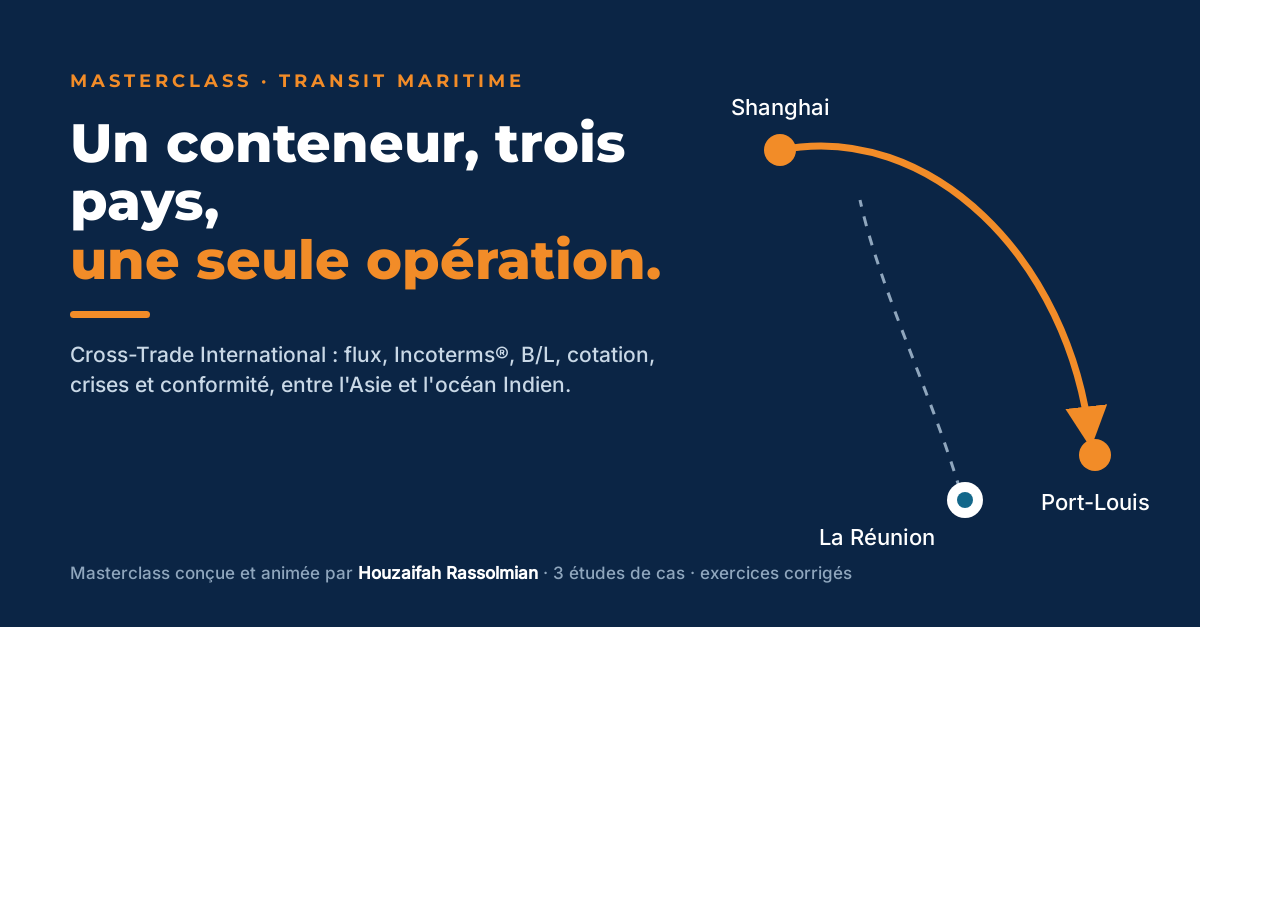
<file: masterclass-cross-trade/linkedin/sources/visuel-selection.html>
<!DOCTYPE html>
<html lang="fr"><head><meta charset="utf-8">
<style>
@font-face{font-family:Inter;src:url(fonts/inter-latin-500-normal.woff2);font-weight:500}
@font-face{font-family:Montserrat;src:url(fonts/montserrat-latin-700-normal.woff2);font-weight:700}
@font-face{font-family:Montserrat;src:url(fonts/montserrat-latin-800-normal.woff2);font-weight:800}
body{margin:0}
#visuel{width:1200px;height:627px;background:#0B2545;color:#fff;position:relative;overflow:hidden;font-family:Inter,sans-serif}
.t{position:absolute;left:70px;top:70px;width:640px}
.k{font:700 18px Montserrat;letter-spacing:4px;color:#F28C28;text-transform:uppercase}
h1{font:800 54px/1.08 Montserrat;margin:22px 0}
h1 span{color:#F28C28}
.b{width:80px;height:7px;background:#F28C28;border-radius:4px;margin:22px 0}
p{font:500 21px/1.45 Inter;color:#C9D8E6;margin:0}
.f{position:absolute;left:70px;bottom:44px;font:500 17px Inter;color:#8FA6BD}
.f b{color:#fff}
svg{position:absolute;right:30px;top:60px}
</style></head><body>
<div id="visuel">
  <div class="t">
    <div class="k">Masterclass · Transit maritime</div>
    <h1>Un conteneur, trois pays,<br><span>une seule opération.</span></h1>
    <div class="b"></div>
    <p>Cross-Trade International : flux, Incoterms®, B/L, cotation, crises et conformité, entre l'Asie et l'océan Indien.</p>
  </div>
  <svg width="460" height="500" viewBox="0 0 460 500">
    <defs><marker id="a" viewBox="0 0 10 10" refX="8" refY="5" markerWidth="6" markerHeight="6" orient="auto"><path d="M0,0L10,5L0,10z" fill="#F28C28"/></marker></defs>
    <path d="M70,90 C220,60 360,200 380,380" stroke="#F28C28" stroke-width="7" fill="none" marker-end="url(#a)"/>
    <path d="M250,430 C220,330 170,230 150,140" stroke="#8FA6BD" stroke-width="3" stroke-dasharray="10 10" fill="none"/>
    <circle cx="70" cy="90" r="16" fill="#F28C28"/><text x="70" y="55" fill="#fff" font-size="22" font-family="Inter" text-anchor="middle">Shanghai</text>
    <circle cx="385" cy="395" r="16" fill="#F28C28"/><text x="385" y="450" fill="#fff" font-size="22" font-family="Inter" text-anchor="middle">Port-Louis</text>
    <circle cx="255" cy="440" r="18" fill="#fff"/><circle cx="255" cy="440" r="8" fill="#13678A"/>
    <text x="225" y="485" fill="#fff" font-size="22" font-family="Inter" text-anchor="end">La Réunion</text>
  </svg>
  <div class="f">Masterclass conçue et animée par <b>Houzaifah Rassolmian</b> · 3 études de cas · exercices corrigés</div>
</div>
</body></html>
</file>
